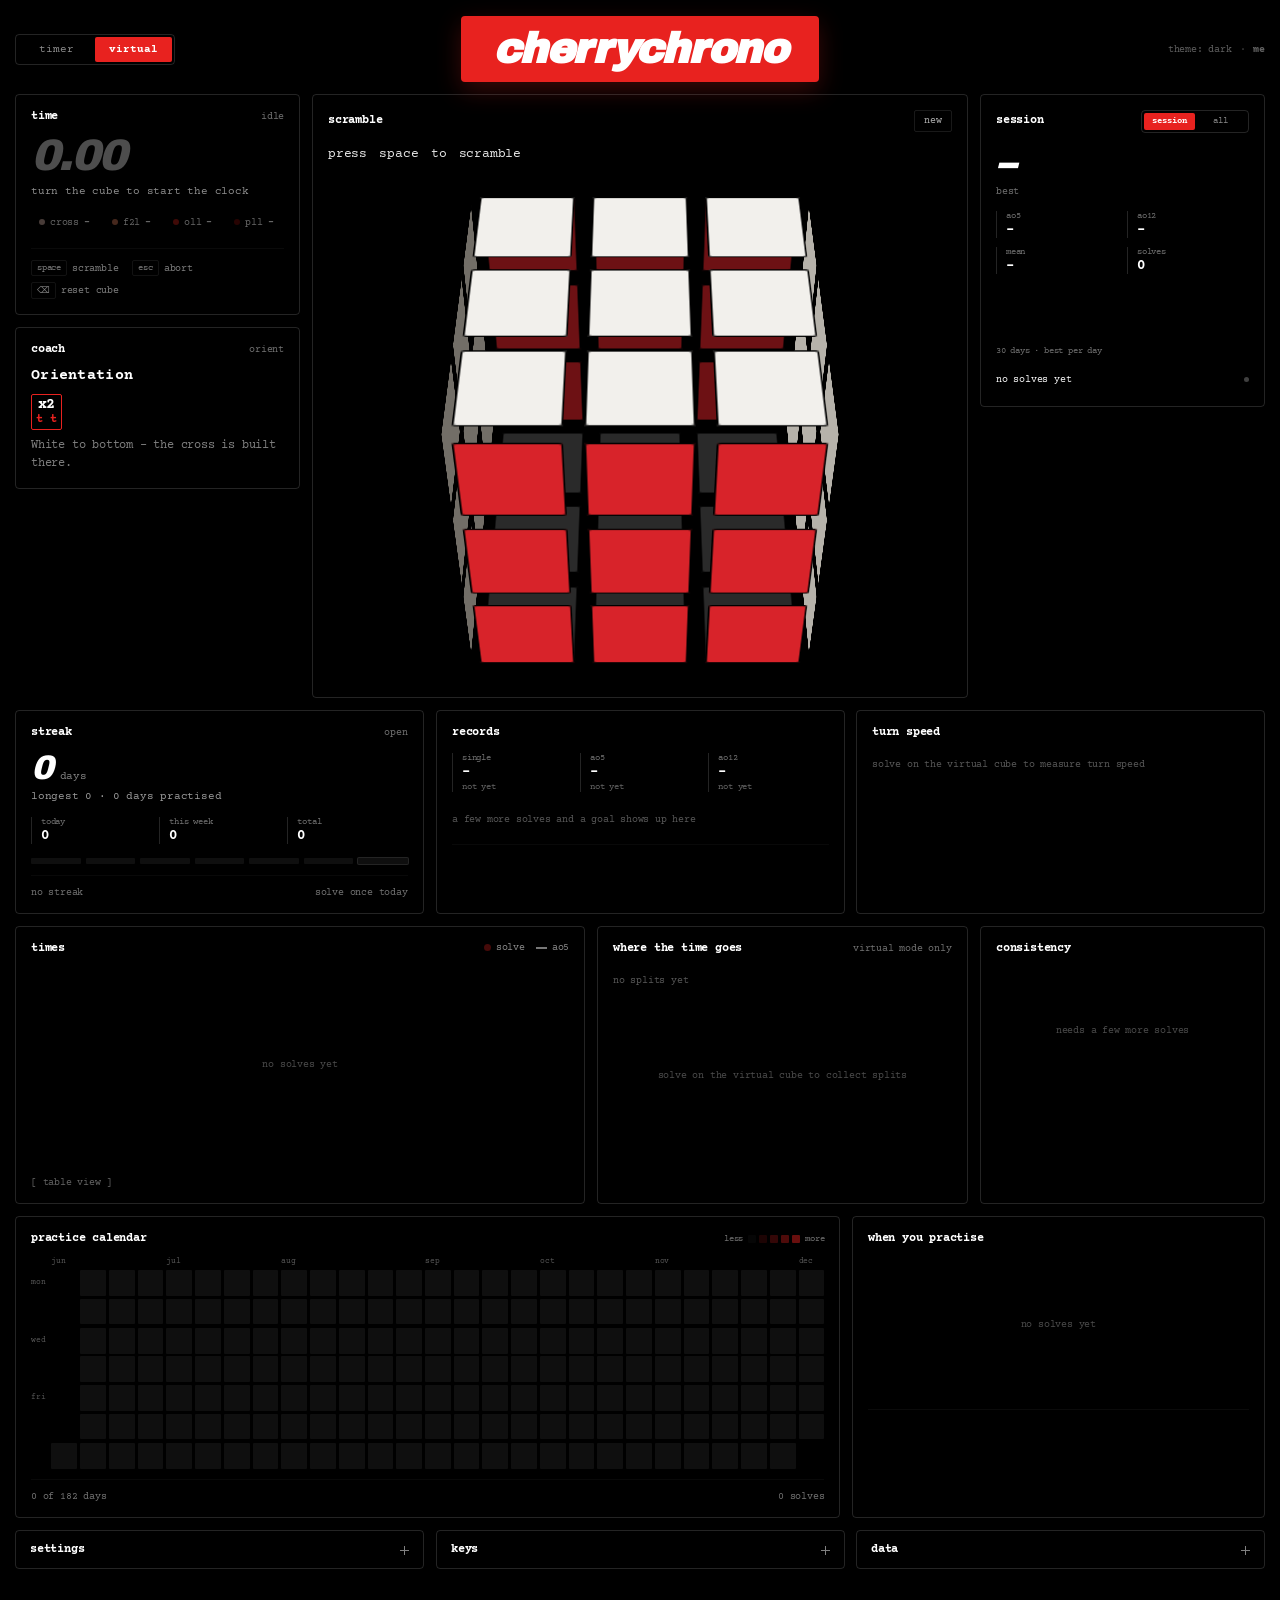
<file: index.html>
<!DOCTYPE html>
<html lang="en">
<head>
<meta charset="utf-8">
<meta name="viewport" content="width=device-width, initial-scale=1, viewport-fit=cover">
<meta name="theme-color" content="#000000">
<meta name="apple-mobile-web-app-capable" content="yes">
<meta name="apple-mobile-web-app-status-bar-style" content="black-translucent">
<meta name="description" content="cherrychrono – a rubik's cube timer with a virtual cube, cfop splits and your solving history.">
<title>cherrychrono</title>

<!-- Roter Chip als Favicon: dasselbe Zeichen wie das Logo auf der Seite. -->
<link rel="icon" href="data:image/svg+xml,%3Csvg xmlns='http://www.w3.org/2000/svg' viewBox='0 0 32 32'%3E%3Crect width='32' height='32' rx='6' fill='%23e8221f'/%3E%3Ctext x='16' y='24' font-family='Arial Black,Arial' font-size='22' font-style='italic' font-weight='900' fill='%23fff' text-anchor='middle'%3Ec%3C/text%3E%3C/svg%3E">

<link rel="preconnect" href="https://fonts.googleapis.com">
<link rel="preconnect" href="https://fonts.gstatic.com" crossorigin>
<link href="https://fonts.googleapis.com/css2?family=Courier+Prime:wght@400;700&family=Archivo+Black&display=swap" rel="stylesheet">
<link rel="stylesheet" href="./cube.css">

<style>
  /*
   * Untergrund und Schriftfarbe kommen aus DEN VARIABLEN, nicht als feste
   * Werte. Sonst bleibt die Seite schwarz, während die App auf Hell umschaltet
   * – zu sehen als schwarzer Rand rings um die Karten, denn der Body ist
   * grösser als das, was die App füllt.
   */
  html, body { margin: 0; padding: 0; min-height: 100%; }

  body {
    background: var(--cb-bg);
    color: var(--cb-ink);
    font-family: 'Courier Prime', 'Courier New', Courier, monospace;
    font-size: 13px;
    letter-spacing: -0.2px;
    -webkit-font-smoothing: antialiased;
    --accent: #e8221f;
    display: flex;
    justify-content: center;
    padding: 16px 15px 40px;
  }

  #cherrychrono { width: min(1280px, 100%); }

  ::-webkit-scrollbar { width: 4px; height: 4px; }
  ::-webkit-scrollbar-track { background: transparent; }
  ::-webkit-scrollbar-thumb { background: var(--cb-line); }
</style>

<script>
  /*
   * Das Thema MUSS vor dem ersten Malen stehen. Käme es erst mit embed.js,
   * sähe man bei jedem Laden im hellen Thema kurz die schwarze Seite
   * aufblitzen – ein Flackern, das kein Übergang glätten kann, weil es der
   * erste Bildaufbau ist. Deshalb hier, klassisches Script, ohne defer.
   */
  (function () {
    var theme = 'dark';
    try { theme = localStorage.getItem('cherrychrono:v1:theme') || localStorage.getItem('milxn-theme') || 'dark'; }
    catch (e) { /* localStorage kann blockiert sein */ }
    document.documentElement.setAttribute('data-theme', theme);
  })();
</script>
</head>
<body>
  <div id="cherrychrono"></div>

  <script type="module" src="./js/embed.js"></script>
  <script type="module">
    window.CubeApp.mount(document.getElementById('cherrychrono'));
  </script>
</body>
</html>
</file>
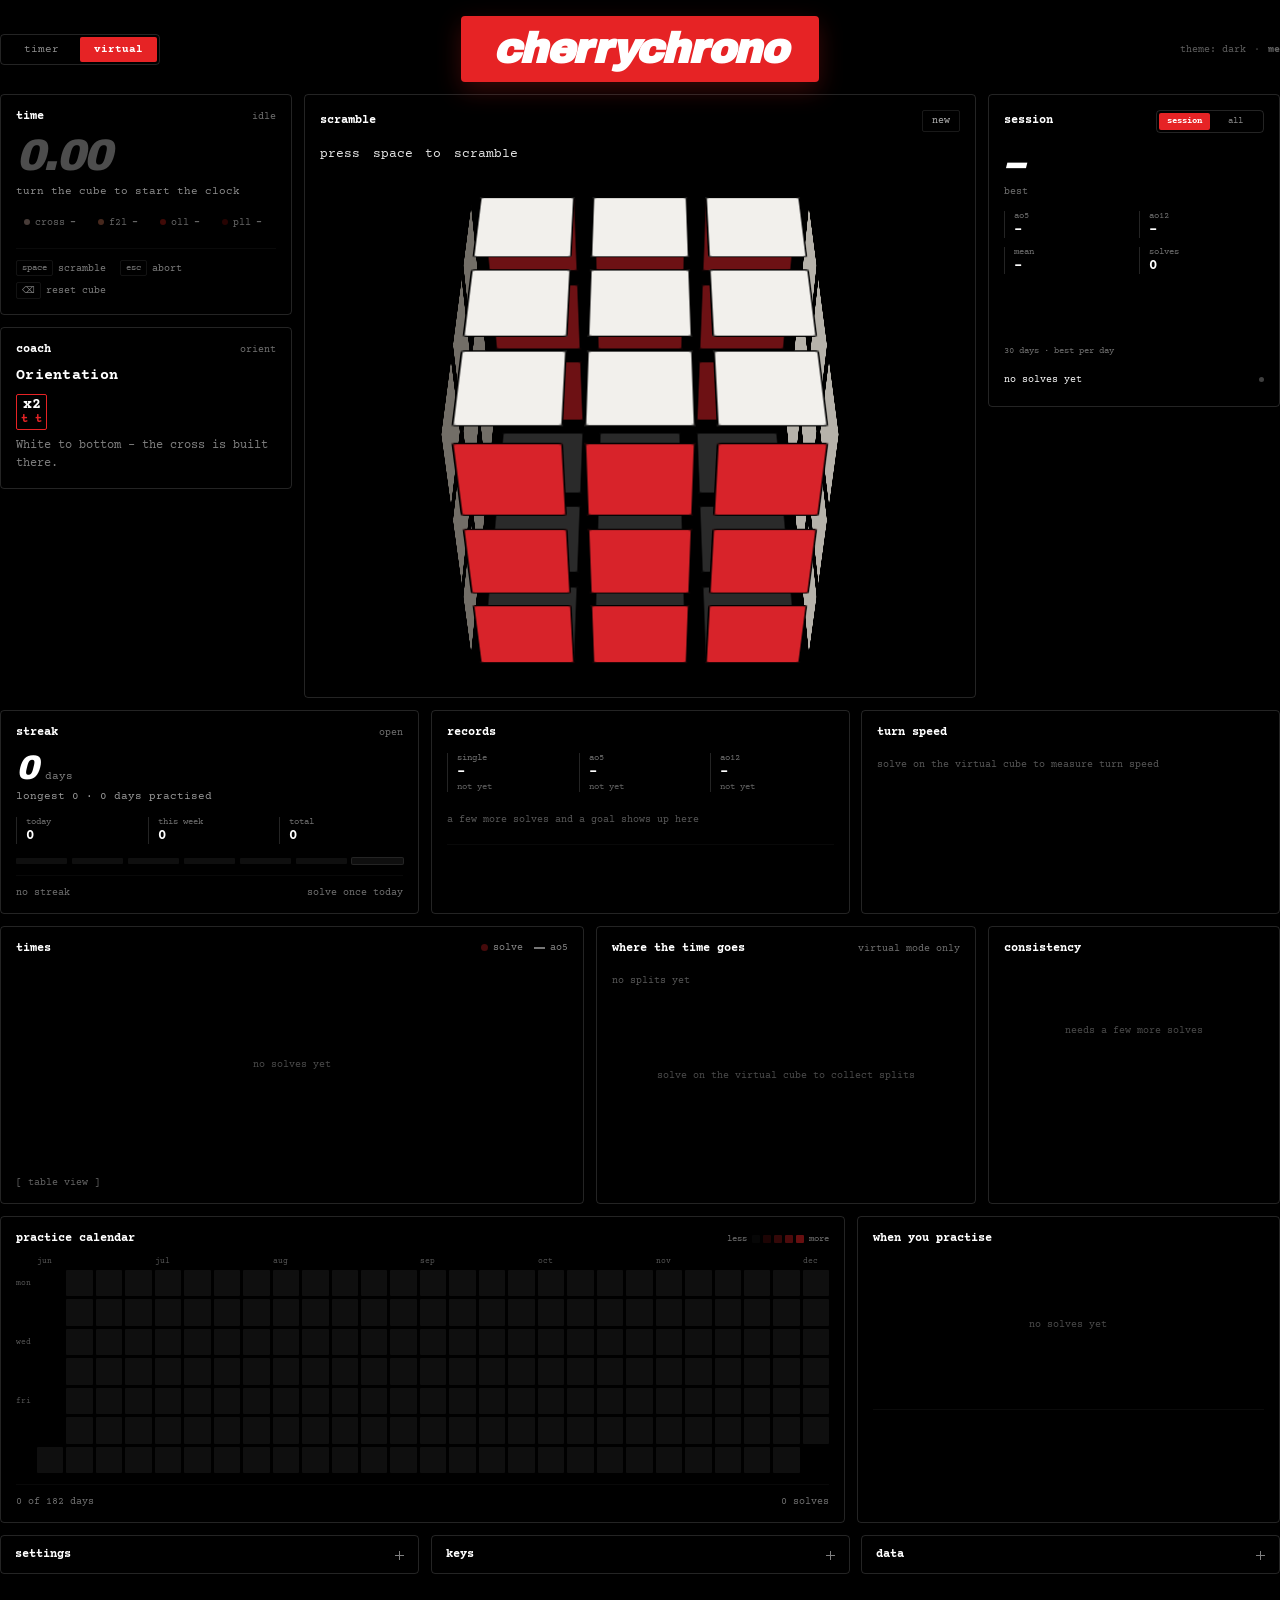
<file: cube-standalone.html>
<!DOCTYPE html>
<html lang="en">
<head>
<meta charset="utf-8">
<meta name="viewport" content="width=device-width, initial-scale=1">
<title>cherrychrono</title>
<!--
  Erzeugt von tools/build-preview.mjs – NICHT von Hand ändern.
  Alles steckt in dieser Datei, sie läuft per Doppelklick ohne Server.
-->
<link href="https://fonts.googleapis.com/css2?family=Courier+Prime:wght@400;700&family=Archivo+Black&display=swap" rel="stylesheet">
<style>
/*
 * cube.css – Styles für cherrychrono, den eingebetteten Würfel-Timer.
 *
 * Die Bildsprache ist die des Dashboards und damit die von milxn.de: schwarz
 * oder weiss, Courier Prime, ein einziges Rot als Akzent, durchgehend
 * kleingeschriebene Beschriftungen, Zahlen in Archivo Black kursiv, und alles
 * sitzt in Tafeln mit einem Haarstrich als Rahmen. Bewegung gibt es reichlich,
 * aber nur beim Erscheinen und beim Wechsel – nichts zappelt dauerhaft.
 *
 * Alle Selektoren sind mit `cb-` präfixiert, alle Variablen mit `--cb-`.
 * Schriftfamilie und Textfarbe werden für den Fliesstext bewusst NICHT gesetzt,
 * sondern von der Seite geerbt.
 *
 * Wichtig ist die durchgehende Kette aus `transform-style: preserve-3d`:
 * .cb-scene → .cb-cube → .cb-cubie → .cb-facelet. Bricht sie an einer Stelle
 * ab, flacht der Browser die Kindelemente auf eine Ebene ab und der Würfel
 * zerfällt.
 *
 * --cb-cubie / --cb-half / --cb-size / --cb-body setzt cubeRenderer.js.
 * Die data-Attribute am .cb-app steuern das Aussehen (siehe embed.js):
 *   data-mode   = virtual | timer
 *   data-scheme = minimal | classic
 *   data-view   = solid | ghost | hints
 *   data-camera = angled | front
 *   data-theme  = dark | light   (gemessen, nicht eingestellt)
 *   data-state  = idle | scrambling | ready | holding | solving | solved
 */

.cb-app {
  --cb-scale: 1;
  --cb-hint-gap: 92px;   /* Abstand der versetzten Tafeln zur Würfelfläche */

  /*
   * Linien, Flächen und Farben stehen NICHT hier, sondern in den beiden
   * Themenblöcken weiter unten. Stünden sie zusätzlich hier, wäre bei jeder
   * Änderung die Frage, welche der beiden Angaben gerade gewinnt – und das
   * hängt an einem data-Attribut, das JavaScript setzt.
   */
  --cb-display: 'Archivo Black', 'Arial Black', Impact, sans-serif;
  --cb-radius: 4px;      /* der Radius des Logo-Chips, überall derselbe */
  --cb-gap: 12px;

  text-align: left;
  -webkit-user-select: none;
  -moz-user-select: none;
  -ms-user-select: none;
  user-select: none;
  -webkit-touch-callout: none;
  -webkit-tap-highlight-color: transparent;

  /*
   * Bezug für die Abfragen weiter unten. Es zählt die Breite, die die
   * einbettende Seite hergibt – nicht die des Fensters. Derselbe Würfel steht
   * mal in einer schmalen Spalte und mal über die ganze Seite.
   */
  container-type: inline-size;
}

.cb-app * {
  -webkit-user-select: none;
  -moz-user-select: none;
  -ms-user-select: none;
  user-select: none;
  -webkit-touch-callout: none;
  -webkit-tap-highlight-color: transparent;
}

/* ── Die beiden Themen ──────────────────────────────────────────────────
 *
 * Untergrund, Schrift, Linien, Flächen und der Tooltip-Grund sind Wert für
 * Wert die des Dashboards (dashboard/public/style.css). Wer beide Seiten
 * nebeneinander offen hat, soll keinen Unterschied sehen.
 *
 * Die vier Abschnittsfarben sind bewusst NICHT von dort übernommen. Sie sind
 * keine Themenfarbe, sondern eine Skala: cross · f2l · oll · pll liegen im
 * gestapelten Balken direkt aneinander, und in der Rampe des Dashboards liegen
 * zwei Nachbarn nur ΔE 13,6 auseinander – zu wenig, um f2l von oll zu
 * unterscheiden. Die Stufen hier sind auf ≥ 15 aufgezogen und mit
 * scripts/validate_palette.js geprüft, sonst identisch im Charakter.
 *
 * Der Tooltip steht ausserhalb von .cb-app (siehe unten) und braucht dieselben
 * Werte – deshalb hier gemeinsam, statt sie zweimal zu notieren.
 */
:root, :root[data-theme="dark"], body[data-theme="dark"], .cb-app[data-theme="dark"], .cb-tip[data-theme="dark"] {
  color-scheme: dark;
  --cb-bg: #000000;
  --cb-ink: #ffffff;
  --cb-line: rgba(255, 255, 255, 0.14);
  --cb-line-soft: rgba(255, 255, 255, 0.08);
  --cb-fill: rgba(255, 255, 255, 0.06);
  --cb-tip-bg: #0a0a0a;

  --cb-accent: var(--accent, #e8221f);
  --cb-p0: #ffd6c9;
  --cb-p1: #fb8f68;
  --cb-p2: #e5231a;
  --cb-p3: #8a0d0a;
  --cb-bar: color-mix(in srgb, var(--cb-accent) 55%, transparent);
}

:root[data-theme="light"], body[data-theme="light"], .cb-app[data-theme="light"], .cb-tip[data-theme="light"] {
  color-scheme: light;
  --cb-bg: #ffffff;
  --cb-ink: #000000;
  --cb-line: rgba(0, 0, 0, 0.16);
  --cb-line-soft: rgba(0, 0, 0, 0.09);
  --cb-fill: rgba(0, 0, 0, 0.05);
  --cb-tip-bg: #ffffff;

  --cb-accent: var(--accent, #e8221f);
  --cb-p0: #fca07f;
  --cb-p1: #ee4a2c;
  --cb-p2: #ab120d;
  --cb-p3: #4f0b09;
  --cb-bar: color-mix(in srgb, var(--cb-accent) 78%, transparent);
}

/*
 * Der Themenwechsel läuft OHNE Überblendung – und das ist Absicht.
 *
 * Blendet man Untergrund und Schrift gleichzeitig in entgegengesetzte
 * Richtungen (schwarz→weiss und weiss→schwarz), müssen sich beide in der Mitte
 * treffen: dort steht Grau auf Grau. Nachgemessen fällt der Kontrast der
 * Zeitangabe dabei auf 1,08:1 – sie ist für ein paar Bilder schlicht weg und
 * kommt dann wieder. Das war das Flackern, und es lässt sich nicht
 * wegtimen: es steckt in der Überblendung selbst.
 *
 * Ein harter Schnitt hat diesen Punkt nicht. Er ist die einzige bewusste
 * Abweichung vom Dashboard, das mit 0,3 s überblendet (und denselben Durchgang
 * hat, dort nur weniger sichtbar, weil nichts auf 30 % Deckkraft steht).
 */
html, body, .cb-app {
  background-color: var(--cb-bg);
  color: var(--cb-ink);
}

.cb-app *,
.cb-app *::before,
.cb-app *::after { box-sizing: border-box; }

/* ── Bewegung ───────────────────────────────────────────────────────────
 *
 * Zwei Sorten: Tafeln kippen beim Erscheinen einmal herein (gestaffelt über
 * `--i`), Daten wachsen aus der Grundlinie hoch. Beides läuft genau einmal.
 * Dauerhaft bewegt sich nur der Würfel im Leerlauf – und der ist das Motiv.
 */
@keyframes cbPanelIn {
  from { opacity: 0; transform: rotateX(-18deg) translateY(24px) scale(0.96); }
  to   { opacity: 1; transform: rotateX(0deg) translateY(0) scale(1); }
}
@keyframes cbFadeUp { from { opacity: 0; transform: translateY(8px); } to { opacity: 1; transform: none; } }
@keyframes cbRowIn  { from { opacity: 0; transform: translateX(-10px); } to { opacity: 1; transform: none; } }
@keyframes cbRise   { from { transform: scaleY(0); } to { transform: scaleY(1); } }
@keyframes cbDraw   { from { stroke-dashoffset: 1; } to { stroke-dashoffset: 0; } }
@keyframes cbPop    { 0% { transform: scale(1); } 35% { transform: scale(1.09); } 100% { transform: scale(1); } }
@keyframes cbPulse  { 0%, 100% { opacity: 1; } 50% { opacity: 0.45; } }
@keyframes cbFlash  { 0%, 100% { color: inherit; } 30% { color: var(--cb-accent); } }
@keyframes cbCheer {
  0%   { transform: rotateY(0deg) scale(1); }
  55%  { transform: rotateY(200deg) scale(1.06); }
  100% { transform: rotateY(360deg) scale(1); }
}
@keyframes cbFoldIn { from { opacity: 0; transform: translateY(-6px); } to { opacity: 1; transform: none; } }
@keyframes cbFloatLogo { 0%, 100% { transform: translateY(0); } 50% { transform: translateY(-6px); } }
@keyframes cbSpin { from { transform: rotateY(0deg); } to { transform: rotateY(360deg); } }

/* ── Tafeln ─────────────────────────────────────────────────────────── */

.cb-panel {
  border: 1px solid var(--cb-line);
  border-radius: var(--cb-radius);
  padding: 15px;
  min-width: 0;
  transform-style: preserve-3d;
  animation: cbPanelIn 0.5s cubic-bezier(0.2, 0.8, 0.2, 1) both;
  animation-delay: calc(var(--i, 0) * 60ms);
}

.cb-panel-head {
  display: flex;
  align-items: baseline;
  justify-content: space-between;
  gap: 10px;
  margin-bottom: 12px;
  text-transform: lowercase;
}

.cb-panel-head .h { font-size: 12px; font-weight: 700; }
.cb-panel-head .s { font-size: 10px; opacity: 0.45; text-align: right; }

.cb-grid { display: grid; gap: var(--cb-gap); }

/* ── Kopfzeile: Moduswahl ───────────────────────────────────────────── */

/*
 * Drei Bereiche: Umschalter links, Logo mittig, Notiz rechts. Als Raster mit
 * drei gleich breiten Spalten und nicht als `space-between`, denn nur so steht
 * das Logo in der MITTE DER SEITE und nicht in der Mitte des Restplatzes –
 * links und rechts sind verschieden breit.
 */
.cb-top {
  display: grid;
  grid-template-columns: 1fr auto 1fr;
  align-items: center;
  gap: 12px;
  margin-bottom: var(--cb-gap);
  animation: cbFadeUp 0.45s ease both;
}

.cb-top > .cb-switch { justify-self: start; }

.cb-top-meta {
  justify-self: end;
  text-align: right;
  font-size: 10px;
  opacity: 0.45;
  text-transform: lowercase;
  display: flex;
  align-items: center;
  justify-content: flex-end;
  gap: 8px;
}

.cb-top-meta .cb-meta-dot {
  opacity: 0.6;
  user-select: none;
}

.cb-top-meta a.cb-theme-toggle {
  color: inherit;
  text-decoration: none;
  font-weight: 400;
  opacity: 0.85;
  transition: opacity 0.15s ease, color 0.15s ease;
  cursor: pointer;
}

.cb-top-meta a.cb-theme-toggle:hover {
  opacity: 1;
  color: var(--cb-accent);
}

.cb-top-meta a.cb-me-link {
  color: inherit;
  text-decoration: none;
  font-weight: 700;
  opacity: 0.85;
  transition: opacity 0.15s ease, color 0.15s ease;
}

.cb-top-meta a.cb-me-link:hover {
  opacity: 1;
  color: var(--cb-accent);
}

/* ── Logo ───────────────────────────────────────────────────────────────
 *
 * Eins zu eins der Chip von milxn.de: dasselbe Rot, dieselbe Rundung, dasselbe
 * Schweben, dieselbe Neigung unter der Maus. Nur die Schriftgrösse darf
 * schrumpfen – "cherrychrono" ist gut doppelt so lang wie "milxn" und wäre
 * sonst auf dem Handy breiter als der Bildschirm.
 */
.cb-logo {
  justify-self: center;
  background: var(--cb-accent);
  border-radius: 4px;
  padding: 12px 32px;
  box-shadow: 0 8px 24px rgba(232, 34, 31, 0.25);
  transform-style: preserve-3d;
  perspective: 600px;
  transition: transform 0.15s ease-out;
  cursor: pointer;
  user-select: none;
  animation: cbFloatLogo 4.5s ease-in-out infinite;
}

.cb-logo span {
  display: inline-block;
  color: #ffffff;
  font-family: var(--cb-display);
  font-size: clamp(22px, 4.6cqw, 42px);
  font-weight: 900;
  font-style: italic;
  letter-spacing: -0.03em;
  line-height: 1;
  text-transform: lowercase;
}

/*
 * Schmal wandert das Logo in die erste Zeile und bekommt sie für sich – der
 * Umschalter darunter. Nebeneinander bliebe für den Chip so wenig Platz, dass
 * er auf Kleinstschrift schrumpfen müsste.
 */
@container (max-width: 520px) {
  .cb-top { grid-template-columns: 1fr 1fr; }
  .cb-logo { grid-column: 1 / -1; grid-row: 1; padding: 10px 22px; }
  .cb-top > .cb-switch { grid-row: 2; }
  .cb-top-meta { grid-row: 2; }
}

/*
 * Der Umschalter. Der rote Balken liegt HINTER den Beschriftungen und fährt
 * beim Wechsel hinüber – die Bewegung sagt, dass es zwei Zustände desselben
 * Schalters sind und nicht zwei Knöpfe.
 */
.cb-app[data-touch-only="true"] .cb-switch[data-key="mode"],
@media (hover: none) and (pointer: coarse) {
  .cb-switch[data-key="mode"] {
    display: none !important;
  }
}

.cb-switch {
  position: relative;
  display: grid;
  grid-auto-flow: column;
  grid-auto-columns: 1fr;
  border: 1px solid var(--cb-line);
  border-radius: var(--cb-radius);
  padding: 2px;
  isolation: isolate;
}

.cb-switch::before {
  content: "";
  position: absolute;
  z-index: -1;
  top: 2px;
  bottom: 2px;
  left: 2px;
  width: calc(50% - 2px);
  background: var(--cb-accent);
  border-radius: 2px;
  transition: transform 0.28s cubic-bezier(0.2, 0.8, 0.2, 1);
}

.cb-app[data-mode="virtual"] .cb-switch[data-key="mode"]::before,
.cb-app[data-scope="all"]    .cb-switch[data-key="scope"]::before {
  transform: translateX(100%);
}

.cb-switch button {
  font: inherit;
  font-size: 11px;
  line-height: 1;
  padding: 7px 14px;
  background: none;
  border: 0;
  color: inherit;
  cursor: pointer;
  text-transform: lowercase;
  opacity: 0.55;
  transition: opacity 0.2s ease, color 0.2s ease;
}

.cb-switch button[aria-pressed="true"] {
  opacity: 1;
  font-weight: 700;
  color: #fff;
}

.cb-switch-sm button { font-size: 9px; padding: 4px 8px; }

/* ── Grundriss ──────────────────────────────────────────────────────────
 *
 * Drei Bausteine: Bühne (`cb-main`), Trainer und die Seitenspalte mit Zeiten.
 * Schmal stehen sie untereinander, breit nebeneinander – und der Trainer
 * wandert dabei von unten nach links, weil er beim Lösen neben dem Würfel
 * stehen muss und nicht darunter.
 */
.cb-layout {
  display: grid;
  gap: var(--cb-gap);
  grid-template-columns: minmax(0, 1fr);
  grid-template-areas: "time" "main" "coach" "side";
}

.cb-timecard { grid-area: time; }
.cb-main  { grid-area: main; display: flex; flex-direction: column; }
.cb-side  { grid-area: side; }
.cb-coach { grid-area: coach; }

/*
 * Ab hier steht links die Spalte, auf die man beim Lösen schaut – Zeit oben,
 * Trainer darunter, Zahlen unten –, und rechts die Bühne über die volle Höhe.
 */
@container (min-width: 700px) {
  .cb-layout {
    grid-template-columns: minmax(230px, 1fr) minmax(0, 2fr);
    grid-template-areas:
      "time  main"
      "coach main"
      "side  main";
    grid-template-rows: auto auto 1fr;
    align-items: start;
  }
}

@container (min-width: 1040px) {
  .cb-layout {
    grid-template-columns: minmax(230px, 1fr) minmax(0, 2.3fr) minmax(240px, 1fr);
    grid-template-areas:
      "time  main side"
      "coach main side";
    grid-template-rows: auto 1fr;
  }
}

/*
 * Ohne Trainer bekommt die Zeit den Platz: im Timer-Modus ist sie das Motiv der
 * Seite, der Würfel darunter nur noch Vorschau des Scrambles.
 */
.cb-app[data-mode="timer"] .cb-layout,
.cb-app[data-coach="off"] .cb-layout {
  grid-template-columns: minmax(0, 1fr);
  grid-template-areas: "time" "main" "side";
}

@container (min-width: 700px) {
  .cb-app[data-mode="timer"] .cb-layout,
  .cb-app[data-coach="off"] .cb-layout {
    grid-template-columns: minmax(0, 2.4fr) minmax(240px, 1fr);
    grid-template-areas:
      "time side"
      "main side";
    grid-template-rows: auto 1fr;
  }
}

/* ── Diagramme und Klappbereiche ────────────────────────────────────── */

.cb-cards, .cb-charts, .cb-lower, .cb-folds { margin-top: var(--cb-gap); }

/* Wie die Dreierreihe auf dem Dashboard: umbrechen statt schrumpfen. */
.cb-cards { grid-template-columns: repeat(auto-fit, minmax(290px, 1fr)); }

@container (min-width: 620px) {
  .cb-charts { grid-template-columns: 1fr 1fr; }
  .cb-charts > :first-child { grid-column: 1 / -1; }
  .cb-lower  { grid-template-columns: 2fr 1fr; }
  .cb-folds  { grid-template-columns: repeat(3, 1fr); align-items: start; }
}

@container (min-width: 1040px) {
  .cb-charts { grid-template-columns: 2fr 1.3fr 1fr; }
  .cb-charts > :first-child { grid-column: auto; }
}

/* ── Scramble ───────────────────────────────────────────────────────── */

.cb-scramble {
  font-size: 13px;
  line-height: 1.6;
  word-spacing: 0.35em;
  min-height: 2.6em;
  opacity: 0.9;
}

/* Beim Mischen tritt der Scramble zurück – er gilt ja noch nicht. */
.cb-app[data-state="scrambling"] .cb-scramble { opacity: 0.4; }

.cb-mini {
  font: inherit;
  font-size: 10px;
  line-height: 1;
  padding: 5px 9px;
  background: transparent;
  color: inherit;
  border: 1px solid var(--cb-line);
  border-radius: 2px;
  cursor: pointer;
  text-transform: lowercase;
  opacity: 0.7;
  transition: opacity 0.15s ease, border-color 0.15s ease, color 0.15s ease, transform 0.15s ease;
}

.cb-mini:hover { opacity: 1; color: var(--cb-accent); border-color: var(--cb-accent); }
.cb-mini:active { transform: translateY(1px); }
.cb-mini[aria-pressed="true"] {
  background: var(--cb-accent);
  border-color: var(--cb-accent);
  color: #fff;
  opacity: 1;
}
.cb-mini.cb-danger:hover { color: #fff; background: var(--cb-accent); }
.cb-mini[data-armed] { background: var(--cb-accent); border-color: var(--cb-accent); color: #fff; opacity: 1; }

/* ── Die Zeit ───────────────────────────────────────────────────────────
 *
 * Die Anzeigefläche der Stoppuhr. Im Timer-Modus ist sie das Motiv der Seite
 * und entsprechend gross; im Virtual-Modus steht der Würfel im Mittelpunkt und
 * die Zahl tritt zurück.
 */
/* Die Karte ist im Timer-Modus zugleich die Fläche, die man antippt. */
.cb-timecard {
  touch-action: none;
  -webkit-user-select: none;
  -moz-user-select: none;
  -ms-user-select: none;
  user-select: none;
  -webkit-touch-callout: none;
  -webkit-tap-highlight-color: transparent;
}

.cb-time {
  font-family: var(--cb-display);
  font-style: italic;
  font-size: clamp(32px, 4.2cqw, 44px);
  letter-spacing: -0.045em;
  line-height: 0.95;
  font-variant-numeric: tabular-nums;

  /*
   * Nur die Deckkraft wird weich geblendet. Die FARBE springt: beim Halten
   * soll die Zahl sofort rot sein, nicht in einer Achtelsekunde dorthin
   * kriechen – und beim Themenwechsel folgt sie so dem Takt der Seite,
   * statt ihm vorauszulaufen.
   */
  transition: opacity 0.15s ease;
}

/*
 * Im Timer-Modus läuft die Karte über die ganze Hauptspalte – dort darf die
 * Zahl so gross werden, wie man sie aus zwei Metern Abstand noch liest, und
 * alles steht mittig wie an jedem Timer, den man kennt.
 */
.cb-app[data-mode="timer"] .cb-time { font-size: clamp(64px, 15cqw, 124px); }
.cb-app[data-mode="timer"] .cb-scramble { font-size: 15px; }
.cb-app[data-mode="timer"] .cb-timecard,
.cb-app[data-mode="timer"] .cb-main { text-align: center; }
.cb-app[data-mode="timer"] .cb-binds { justify-content: center; }

.cb-app[data-state="idle"] .cb-time,
.cb-app[data-state="scrambling"] .cb-time { opacity: 0.3; }
.cb-app[data-state="ready"] .cb-time      { opacity: 0.55; }

/*
 * Gedrückt ist rot. Ohne Wartezeit und ohne Zwischenstufe: die Farbe IST die
 * Rückmeldung, dass der nächste Versuch am Finger hängt.
 */
.cb-app[data-state="holding"] .cb-time {
  color: var(--cb-accent);
  animation: cbPulse 1.1s ease-in-out infinite;
}

.cb-app[data-state="solved"] .cb-time {
  color: var(--cb-accent);
  animation: cbPop 0.45s cubic-bezier(0.2, 0.8, 0.2, 1);
}

.cb-hint {
  font-size: 11px;
  opacity: 0.55;
  min-height: 1.4em;
  margin-top: 8px;
  text-transform: lowercase;
}

/* Die feste Tastenliste. Sie steht unten in der Karte und ändert sich nur mit
   dem Modus – deshalb darf sie ruhig bleiben und muss nicht auffallen. */
.cb-binds {
  display: flex;
  flex-wrap: wrap;
  gap: 6px 14px;
  margin-top: 14px;
  padding-top: 11px;
  border-top: 1px solid var(--cb-line-soft);
  font-size: 10px;
  opacity: 0.5;
  text-transform: lowercase;
}

.cb-binds span { display: flex; align-items: center; gap: 5px; }

.cb-binds kbd {
  font-family: inherit;
  font-size: 9px;
  padding: 2px 5px;
  border: 1px solid var(--cb-line);
  border-radius: 2px;
}

/*
 * Der Fortschritt eines laufenden Versuchs: dieselben vier Abschnitte, die
 * hinterher im Diagramm stehen, nur live. Erledigte tragen ihre Zwischenzeit,
 * der laufende ist rot umrandet.
 */
.cb-phase-strip {
  display: flex;
  flex-wrap: wrap;
  justify-content: center;
  gap: 6px;
  margin-top: 10px;
  min-height: 24px;
}

.cb-phase-strip:empty { display: none; }

/* In der schmalen Zeit-Karte stehen die vier Abschnitte untereinander statt
   nebeneinander – sonst bricht jeder Eintrag für sich um. */
.cb-app[data-mode="virtual"] .cb-phase-strip { justify-content: flex-start; }

.cb-phase-strip span {
  display: flex;
  align-items: center;
  gap: 5px;
  font-size: 10px;
  padding: 3px 7px;
  border: 1px solid transparent;
  border-radius: 2px;
  opacity: 0.4;
  text-transform: lowercase;
  transition: opacity 0.2s ease, border-color 0.2s ease;
}

.cb-phase-strip span i {
  width: 6px; height: 6px; border-radius: 50%;
  display: block; flex: none; opacity: 0.7;
}

.cb-phase-strip span b { font-weight: 700; font-variant-numeric: tabular-nums; }
.cb-phase-strip span[data-done] { opacity: 0.85; }
.cb-phase-strip span[data-done] i { opacity: 1; }
.cb-phase-strip span[data-active] {
  opacity: 1;
  border-color: var(--cb-accent);
  animation: cbFadeUp 0.25s ease both;
}

/* ── 3D-Bühne ───────────────────────────────────────────────────────── */
.cb-stage {
  display: flex;
  align-items: center;
  justify-content: center;
  height: calc(var(--cb-size) * 1.55 * var(--cb-scale));
  perspective: 1500px;
  perspective-origin: 50% 45%;
}

.cb-scene {
  position: relative;
  width: var(--cb-size);
  height: var(--cb-size);
  transform-style: preserve-3d;
  /* Die "Kamera". Beide Winkel kommen aus data-camera am .cb-app. */
  transform: scale(var(--cb-scale)) rotateX(var(--cb-tilt)) rotateY(var(--cb-turn));
}

/*
 * Blickwinkel. Voreinstellung "angled": von schräg oben rechts auf U, F und R –
 * die Ansicht, die alle drei Seiten gleich gut zeigt.
 */
.cb-app {
  --cb-tilt: -26deg;   /* Neigung: wie weit von oben */
  --cb-turn: -34deg;   /* Drehung: wie weit von der Seite */
}

/*
 * Vor dem Lösen dreht sich der Würfel einmal ganz um sich selbst: man sieht
 * alle sechs Seiten, ohne etwas zu drücken. Das ist der Moment, in dem der
 * Scramble noch gelesen wird.
 *
 * Mit dem ersten Zug ist Schluss – und zwar sofort, nicht ausklingend: der
 * Würfel steht damit in derselben Sekunde wieder gerade, in der gelöst wird.
 * Das muss so sein, denn in halber Drehung läge nicht mehr rechts, was die
 * R-Taste dreht.
 *
 * Die Drehung sitzt auf `.cb-cube`, weil der Renderer seine Transforms auf die
 * `.cb-cubie`-Kinder schreibt (cubeRenderer.js) und diese Ebene nie anfasst.
 */
.cb-app[data-state="idle"] .cb-cube,
.cb-app[data-state="scrambling"] .cb-cube,
.cb-app[data-state="ready"] .cb-cube {
  animation: cbSpin 28s linear infinite;
}

.cb-app[data-spun="true"] .cb-cube {
  animation: none !important;
}

.cb-app[data-state="solved"] .cb-cube {
  animation: cbCheer 1.1s cubic-bezier(0.3, 0.7, 0.3, 1);
}

/*
 * ── Kamera "front": der Würfel, wie man ihn in der Hand hält ──────────
 *
 * Genau auf die Kante zwischen U und F geschaut: 45° von oben, ohne jede
 * seitliche Drehung. Beide Seiten stehen dadurch im selben Winkel zum
 * Betrachter und sind gleich gut zu lesen.
 *
 * `--cb-turn: 0` heisst zugleich: L und R stehen exakt auf der Kante zum
 * Betrachter und sind nicht mehr zu sehen. Das ist so gewollt – wer die
 * Seiten braucht, nimmt "angled" oder schaltet "hints" dazu (das holt L, D und
 * B als versetzte Tafeln heraus; nur R bleibt in dieser Ansicht verdeckt).
 */
.cb-app[data-camera="front"] {
  --cb-tilt: -45deg;
  --cb-turn: 0deg;
}

/*
 * Geradeaus betrachtet muss die Tiefe allein aus der Perspektive kommen – es
 * gibt ja keinen Schrägblick mehr, der sie zeigt. Der kurze Abstand staucht die
 * hintere Kante sichtbar gegenüber der vorderen und macht daraus wieder einen
 * Körper statt zweier flacher Tafeln.
 *
 * Warum so viel kürzer als die 1500px der Schrägansicht: `scale()` ist zweiter
 * Dimension und lässt die Tiefe des Würfels unberührt. Er wird also breiter und
 * höher, bleibt aber 192px tief – je grösser er skaliert wird, desto schwächer
 * wirkt dieselbe Perspektive. Die Verkürzung muss das ausgleichen.
 */
.cb-app[data-camera="front"] .cb-stage {
  perspective: 850px;

  /*
   * Passgenau zur echten Höhe: bei 45° Neigung ist der Würfel 1,41 mal so hoch
   * wie breit, nicht so hoch wie die Diagonale der Schrägansicht. Das gilt in
   * JEDER Breite – "front" ist die Voreinstellung, und ohne diese Zeile
   * schnitte die Karte auf schmalen Fenstern unten ab.
   */
  height: calc(var(--cb-size) * 1.5 * var(--cb-scale));
}

.cb-cube {
  position: absolute;
  inset: 0;
  transform-style: preserve-3d;
}

/*
 * Ein Cubie. Es wird über left/top + negative Margins am Würfelmittelpunkt
 * ausgerichtet – bewusst NICHT über translate(-50%,-50%), weil `transform`
 * komplett von cubeRenderer.js gesetzt wird.
 */
.cb-cubie {
  position: absolute;
  left: 50%;
  top: 50%;
  margin-left: calc(var(--cb-half) * -1);
  margin-top: calc(var(--cb-half) * -1);
  width: var(--cb-cubie);
  height: var(--cb-cubie);
  transform-style: preserve-3d;
  will-change: transform;
}

.cb-facelet {
  position: absolute;
  inset: 0;
  background: var(--cb-body);
  /* Schliesst Haarrisse zwischen benachbarten Flächen. */
  box-shadow: 0 0 0 1px var(--cb-body);
  -webkit-backface-visibility: hidden;
  backface-visibility: hidden;
  -webkit-transform-style: preserve-3d;
  transform-style: preserve-3d;
}

/*
 * Der farbige Aufkleber – sein Rand erzeugt das schwarze Raster.
 * `--cb-inset` ist der Abstand zur Cubie-Kante und damit die Breite der
 * schwarzen Fuge; der "ghost"-Modus dreht ihn weiter auf.
 */
.cb-facelet > .cb-cap {
  position: absolute;
  inset: var(--cb-inset, 6px);
  border-radius: 4px;
  box-shadow: inset 0 0 0 1px #000;
  transition: opacity 0.2s ease;
  -webkit-transform: translateZ(0.5px);
  transform: translateZ(0.5px);
}

/* ── Modus "ghost": Körper unsichtbar, nur noch schwebende Flächen ──── */
.cb-app[data-view="ghost"] .cb-facelet {
  background: transparent;
  box-shadow: none;
}

/*
 * Die Sticker bleiben deckend. Der Durchblick entsteht allein dadurch, dass
 * der Würfelkörper fehlt: durch die Lücken zwischen den Kacheln sieht man die
 * Kanten und Flächen der dahinterliegenden Seiten.
 *
 * Die Fuge ist dabei schmaler als man denkt: nachgemessen belegt der Aufkleber
 * rund 84 % der Cubie-Fläche, also 5px Rand bei 64px Kante. Der Durchblick
 * kommt fast vollständig vom fehlenden Körper, nicht von breiten Lücken – mit
 * weiten Fugen zerfällt der Würfel optisch in Einzelplättchen.
 */
.cb-app[data-view="ghost"] {
  --cb-inset: 5px;
}

.cb-app[data-view="ghost"] .cb-cap {
  border-radius: 2px;
}

/* ── Modus "hints": versetzte Tafeln der verdeckten Seiten ──────────── */
.cb-hintface {
  position: absolute;
  inset: var(--cb-inset, 6px);
  display: none;
  border-radius: 4px;
  box-shadow: inset 0 0 0 1px #000;
  -webkit-backface-visibility: visible;
  backface-visibility: visible;
}

/* data-show setzt cubeRenderer.js für alle gerade abgewandten Seiten. */
.cb-app[data-view="hints"] .cb-hintface[data-show] { display: block; }

/* Die Tafeln brauchen ringsum Platz. */
.cb-app[data-view="hints"] { --cb-scale: 0.78; }
.cb-app[data-view="hints"] .cb-stage {
  height: calc(var(--cb-size) * 2.45 * var(--cb-scale));
}

/* ── Farbschemata ───────────────────────────────────────────────────── */

/* Reduziert, im Stil der Seite: schwarz / rot / weiss plus zwei Warmgrautöne.
   Die sechs Werte sind über die Helligkeit getrennt, nicht über den Farbton. */
.cb-app[data-scheme="minimal"] {
  --cb-U: #f2f0ec;
  --cb-D: #2a2a2a;
  --cb-F: #d8232a;
  --cb-B: #6d1114;
  --cb-R: #b6b2aa;
  --cb-L: #726e67;
}

/*
 * Klassisches Würfelschema, kräftig wie am Timer – die Voreinstellung.
 * Bewusst satter als die gedeckten WCA-Werte: auf schwarzem Grund und in der
 * Grösse, in der die Aufkleber hier stehen, muss die Farbe im Vorbeischauen
 * erkennbar sein, nicht erst beim Hinsehen.
 */
.cb-app[data-scheme="classic"] {
  --cb-U: #ffffff;
  --cb-D: #ffe600;
  --cb-F: #00c93c;
  --cb-B: #0a3bd8;
  --cb-R: #ee1414;
  --cb-L: #ff9500;
}

.cb-cap[data-face="U"], .cb-hintface[data-face="U"] { background: var(--cb-U); }
.cb-cap[data-face="D"], .cb-hintface[data-face="D"] { background: var(--cb-D); }
.cb-cap[data-face="F"], .cb-hintface[data-face="F"] { background: var(--cb-F); }
.cb-cap[data-face="B"], .cb-hintface[data-face="B"] { background: var(--cb-B); }
.cb-cap[data-face="R"], .cb-hintface[data-face="R"] { background: var(--cb-R); }
.cb-cap[data-face="L"], .cb-hintface[data-face="L"] { background: var(--cb-L); }

/* ── Seitenspalte: Bestzeit, Kacheln, Zeitenliste ───────────────────── */

/*
 * Die Bestzeit als eine grosse Zahl. Sie ist die Zahl, wegen der man wiederkommt
 * – alles andere daneben sind Kacheln in Lesegrösse.
 */
.cb-hero { margin-bottom: 14px; }

.cb-hero-v {
  font-family: var(--cb-display);
  font-style: italic;
  font-size: 40px;
  line-height: 0.9;
  letter-spacing: -0.05em;
  font-variant-numeric: tabular-nums;
}

.cb-app[data-pb] .cb-hero-v { animation: cbFlash 1.4s ease 2; }

.cb-hero-k { font-size: 10px; opacity: 0.45; margin-top: 5px; text-transform: lowercase; }

.cb-tiles {
  display: grid;
  grid-template-columns: repeat(2, 1fr);
  gap: 9px;
  margin-bottom: 14px;
}

.cb-tile { border-left: 1px solid var(--cb-line); padding-left: 9px; }
.cb-tile .k { font-size: 9px; opacity: 0.45; text-transform: lowercase; }
.cb-tile .v { font-size: 14px; font-weight: 700; font-variant-numeric: tabular-nums; margin-top: 1px; }

.cb-spark { width: 100%; height: 56px; display: block; overflow: visible; }

.cb-spark-key {
  display: flex;
  justify-content: space-between;
  gap: 8px;
  font-size: 9px;
  opacity: 0.45;
  text-transform: lowercase;
  margin: 2px 0 12px;
}

/* Ein schnellerer Schnitt ist die gute Richtung – deshalb trägt nur er den Akzent. */
.cb-trend { font-weight: 700; }
.cb-trend[data-dir="down"] { color: var(--cb-accent); opacity: 1; }

.cb-times {
  list-style: none;
  margin: 0;
  padding: 0;
  font-size: 11px;
}

.cb-times li {
  position: relative;
  display: flex;
  align-items: center;
  gap: 8px;
  padding: 6px 0;
  border-bottom: 1px solid var(--cb-line-soft);
  font-variant-numeric: tabular-nums;
}

/* Der jüngste Versuch steht oben und schiebt sich beim Eintragen herein. */
.cb-times li:first-child { animation: cbRowIn 0.3s cubic-bezier(0.2, 0.8, 0.2, 1) both; }

.cb-times .n { opacity: 0.4; min-width: 1.8em; }
.cb-times b { font-weight: 700; }

/* Die Bestzeit der Auswahl wird ausgezeichnet, nicht nur mitgezählt. */
.cb-times li[data-best] b { color: var(--cb-accent); }

/*
 * Woher die Zeit kommt, steht als Punkt am Zeilenende – im Timer-Modus gibt es
 * keine Zwischenzeiten, und das soll man der Zeile ansehen.
 */
.cb-times li::after {
  content: "";
  width: 5px; height: 5px; border-radius: 50%;
  margin-left: auto;
  flex: none;
  background: currentColor;
  opacity: 0.25;
}
.cb-times li[data-mode="virtual"]::after { background: var(--cb-accent); opacity: 0.8; }

/*
 * Strafen und Löschen liegen über dem rechten Rand der Zeile und erscheinen
 * erst beim Darüberfahren. Absolut gesetzt, weil sie sonst dauerhaft Platz
 * belegen würden – bei acht Zeilen wäre die halbe Spalte Knöpfe, die man fast
 * nie braucht.
 */
.cb-row-acts {
  position: absolute;
  right: 0;
  top: 50%;
  transform: translateY(-50%);
  display: flex;
  gap: 3px;
  opacity: 0;
  pointer-events: none;
  transition: opacity 0.15s ease;
}

.cb-times li:hover .cb-row-acts,
.cb-times li:focus-within .cb-row-acts { opacity: 1; pointer-events: auto; }

/* Der Herkunftspunkt weicht, solange die Knöpfe da sind. */
.cb-times li:hover::after,
.cb-times li:focus-within::after { opacity: 0; }

.cb-row-acts .cb-mini { padding: 3px 5px; font-size: 9px; }

.cb-empty {
  font-size: 10px;
  opacity: 0.35;
  padding: 8px 0;
  text-transform: lowercase;
  border: 0 !important;
}

/* ── Karteninhalt ───────────────────────────────────────────────────────
 *
 * Der Bauplan einer Karte auf dem Dashboard, Wert für Wert übernommen: grosse
 * Zahl, eine Zeile Erklärung darunter, drei Kacheln mit Haarstrich, ein Balken,
 * eine Fusszeile. Wer die eine Seite kennt, liest die andere ohne Umgewöhnung.
 */

.cb-big { display: flex; align-items: baseline; gap: 7px; }

.cb-big .v {
  font-family: var(--cb-display);
  font-style: italic;
  font-size: 34px;
  letter-spacing: -0.04em;
  line-height: 1;
  font-variant-numeric: tabular-nums;
}

.cb-big .u { font-size: 11px; opacity: 0.5; text-transform: lowercase; }

.cb-sub { font-size: 11px; opacity: 0.6; margin-top: 5px; text-transform: lowercase; }

.cb-stats {
  display: grid;
  grid-template-columns: repeat(3, 1fr);
  gap: 8px;
  margin: 14px 0;
}

.cb-stat { border-left: 1px solid var(--cb-line); padding-left: 9px; }
.cb-stat .k { font-size: 9px; opacity: 0.45; text-transform: lowercase; }
.cb-stat .v { font-size: 14px; font-weight: 700; margin-top: 1px; font-variant-numeric: tabular-nums; }
.cb-stat .n { font-size: 9px; opacity: 0.4; margin-top: 2px; text-transform: lowercase; }

.cb-vital-row {
  display: flex;
  justify-content: space-between;
  align-items: baseline;
  font-size: 11px;
  margin-bottom: 5px;
  text-transform: lowercase;
}

.cb-vital-row .k { opacity: 0.6; }
.cb-vital-row .v { font-weight: 700; }

.cb-meter { height: 5px; background: var(--cb-fill); border-radius: 1px; overflow: hidden; }

.cb-meter i {
  display: block;
  height: 100%;
  background: var(--cb-accent);
  transition: width 0.5s cubic-bezier(0.4, 0, 0.2, 1);
}

.cb-vital-foot {
  display: flex;
  justify-content: space-between;
  gap: 10px;
  font-size: 10px;
  opacity: 0.45;
  margin-top: 11px;
  padding-top: 11px;
  border-top: 1px solid var(--cb-line-soft);
  text-transform: lowercase;
}

/* ── Serie ──────────────────────────────────────────────────────────────
 *
 * Die letzten sieben Tage als Punkte, heute ganz rechts. Ein Blick genügt für
 * die Frage, die die grosse Zahl offenlässt: fehlt heute noch etwas?
 */
.cb-week { display: flex; gap: 5px; margin-top: 2px; }

.cb-week i {
  width: 100%;
  height: 6px;
  border-radius: 1px;
  background: var(--cb-fill);
}

.cb-week i[data-on] { background: var(--cb-accent); }
.cb-week i[data-today] { box-shadow: 0 0 0 1px var(--cb-line); }
.cb-week i[data-today][data-on] { box-shadow: 0 0 0 1px var(--cb-accent); }

/* ── Kalender ───────────────────────────────────────────────────────────
 *
 * Eine Spalte je Woche, eine Zeile je Wochentag – der Aufbau, den jeder von
 * GitHub kennt. Die Zellen sind `1fr` breit und quadratisch, dadurch passt der
 * Kalender in jede Kartenbreite, ohne dass etwas gerechnet werden müsste.
 */
/*
 * Zwei Spalten, zwei Zeilen: oben rechts die Monate, unten links die
 * Wochentage, unten rechts der Kalender. Als EIN Raster und nicht als
 * ineinandergeschachtelte Kästen – nur so stehen die Wochentage garantiert auf
 * der Höhe ihrer Zeile, ohne dass irgendwo eine Höhe nachgerechnet wird.
 */
.cb-heat-wrap {
  display: grid;
  grid-template-columns: auto minmax(0, 1fr);
  gap: 0 6px;
}

/* Der Zwischenbehälter verschwindet aus dem Raster, seine Kinder rücken auf. */
.cb-heat-body { display: contents; }

.cb-heat-months { grid-column: 2; grid-row: 1; }

.cb-heat-days {
  grid-column: 1;
  grid-row: 2;
  display: grid;
  grid-template-rows: repeat(7, 1fr);
  gap: 3px;                 /* dieselbe Fuge wie der Kalender – sonst driften
                               die Beschriftungen über sieben Zeilen weg */
  font-size: 8px;
  opacity: 0.35;
  text-transform: lowercase;
}

.cb-heat-days span { display: flex; align-items: center; }

/* mon · wed · fri stehen in Zeile 1, 3 und 5 – die übrigen bleiben leer. */
.cb-heat-days span:nth-child(1) { grid-row: 1; }
.cb-heat-days span:nth-child(2) { grid-row: 3; }
.cb-heat-days span:nth-child(3) { grid-row: 5; }

.cb-heat { grid-column: 2; grid-row: 2; }

.cb-heat-months {
  display: grid;
  grid-template-columns: repeat(var(--cb-weeks, 26), 1fr);
  gap: 3px;
  font-size: 8px;
  opacity: 0.35;
  margin-bottom: 4px;
  text-transform: lowercase;
}

/* Das Kürzel darf über die Nachbarspalten hinausragen, sonst wäre es
   abgeschnitten – eine Spalte ist schmaler als drei Buchstaben. */
.cb-heat-months span { white-space: nowrap; overflow: visible; }

.cb-heat {
  display: grid;
  grid-template-rows: repeat(7, 1fr);
  grid-auto-flow: column;
  grid-auto-columns: minmax(0, 1fr);
  gap: 3px;
}

.cb-heat i {
  aspect-ratio: 1;
  border-radius: 1px;
  background: var(--cb-fill);
  animation: cbFadeUp 0.4s ease both;
}

.cb-heat i[data-empty] { background: none; }
.cb-heat i[data-level="1"] { background: color-mix(in srgb, var(--cb-accent) 28%, transparent); }
.cb-heat i[data-level="2"] { background: color-mix(in srgb, var(--cb-accent) 50%, transparent); }
.cb-heat i[data-level="3"] { background: color-mix(in srgb, var(--cb-accent) 75%, transparent); }
.cb-heat i[data-level="4"] { background: var(--cb-accent); }

.cb-heat-key {
  display: flex;
  align-items: center;
  gap: 3px;
  font-size: 9px;
  opacity: 0.45;
  text-transform: lowercase;
}

.cb-heat-key i { width: 8px; height: 8px; border-radius: 1px; background: var(--cb-fill); }
.cb-heat-key i[data-level="1"] { background: color-mix(in srgb, var(--cb-accent) 28%, transparent); }
.cb-heat-key i[data-level="2"] { background: color-mix(in srgb, var(--cb-accent) 50%, transparent); }
.cb-heat-key i[data-level="3"] { background: color-mix(in srgb, var(--cb-accent) 75%, transparent); }
.cb-heat-key i[data-level="4"] { background: var(--cb-accent); }
.cb-heat-key span:first-child { margin-right: 2px; }
.cb-heat-key span:last-child { margin-left: 2px; }

/* Der Tagesablauf in drei Zahlen, unter den 24 Balken. */
.cb-daypart {
  display: flex;
  justify-content: space-between;
  gap: 10px;
  margin-top: 12px;
  padding-top: 11px;
  border-top: 1px solid var(--cb-line-soft);
  font-size: 10px;
  opacity: 0.55;
  text-transform: lowercase;
}

.cb-daypart span { display: flex; gap: 5px; }
.cb-daypart b { font-weight: 700; opacity: 1; }

/* ── Diagramme ──────────────────────────────────────────────────────── */

.cb-scroll { overflow-x: auto; }

.cb-chart-times  { width: 100%; min-width: 320px; height: 200px; display: block; }
.cb-chart-phases { width: 100%; min-width: 300px; height: 168px; display: block; }
.cb-chart-dist   { width: 100%; min-width: 240px; height: 132px; display: block; }
.cb-chart-hours  { width: 100%; min-width: 260px; height: 140px; display: block; }
.cb-chart-tps    { margin-top: 14px; }

/* Die Balken wachsen aus der Grundlinie – deshalb der Ursprung unten. */
.cb-rise {
  transform-box: fill-box;
  transform-origin: bottom;
  animation: cbRise 0.45s cubic-bezier(0.2, 0.8, 0.2, 1) both;
}

/* `pathLength="1"` macht die Strichlänge unabhängig von der echten Länge. */
.cb-draw {
  stroke-dasharray: 1 1;
  animation: cbDraw 0.9s ease 0.25s both;
}

.cb-legend { display: flex; gap: 11px; }
.cb-legend span {
  display: flex; align-items: center; gap: 5px;
  font-size: 10px; opacity: 0.55; text-transform: lowercase;
}
.cb-legend .dot { width: 7px; height: 7px; border-radius: 50%; display: block; }
.cb-legend .dash { width: 11px; height: 2px; background: currentColor; display: block; opacity: 0.85; }

/*
 * Der Schnitt je Abschnitt als ein Balken. Die 2px Fuge zwischen den
 * Abschnitten ist kein Zierrat: zwei benachbarte Stufen derselben Rampe würden
 * sonst zu einer Fläche verschmelzen.
 */
.cb-stack { display: flex; height: 8px; gap: 2px; margin-bottom: 9px; }
.cb-stack i { display: block; border-radius: 1px; min-width: 2px; }

.cb-stack-key {
  display: flex;
  flex-wrap: wrap;
  gap: 6px 14px;
  font-size: 10px;
  margin-bottom: 14px;
  text-transform: lowercase;
}
.cb-stack-key span { display: flex; align-items: center; gap: 5px; opacity: 0.75; }
.cb-stack-key .dot { width: 7px; height: 7px; border-radius: 50%; display: block; }
.cb-stack-key b { font-weight: 700; font-variant-numeric: tabular-nums; }
.cb-stack-key em { font-style: normal; opacity: 0.5; }

/*
 * Der Tooltip hängt am Body, nicht in der Tafel: Tafeln tragen `transform` aus
 * der Einblendung, und ein `position: fixed` darin würde daran kleben statt am
 * Fenster. Er steht damit aber ausserhalb von .cb-app und erbt deren Variablen
 * nicht – Untergrund und Schriftfarbe kommen deshalb aus `data-theme`, das
 * charts.js beim Anzeigen mitgibt.
 */
.cb-tip {
  position: fixed;
  z-index: 90;
  pointer-events: none;
  min-width: 120px;
  padding: 8px 10px;
  border: 1px solid var(--cb-line);
  border-radius: 4px;
  background: var(--cb-tip-bg);
  color: var(--cb-ink);
  font-family: 'Courier Prime', 'Courier New', monospace;
  font-size: 10px;
  line-height: 1.5;
  text-transform: lowercase;
  box-shadow: 0 10px 30px rgba(0, 0, 0, 0.35);
  opacity: 0;
  visibility: hidden;
  transition: opacity 0.1s ease, visibility 0.1s ease;
}

/* Auf Weiss trägt derselbe Schatten zu dick auf. */
.cb-tip[data-theme="light"] {
  box-shadow: 0 10px 30px rgba(0, 0, 0, 0.18);
}

.cb-tip.on { opacity: 1; visibility: visible; }
.cb-tip .t { opacity: 0.5; margin-bottom: 4px; font-size: 9px; }
.cb-tip .r { display: flex; align-items: center; gap: 6px; white-space: nowrap; }
.cb-tip .r b { font-weight: 700; margin-left: auto; padding-left: 14px; font-variant-numeric: tabular-nums; }
.cb-tip .dot { width: 7px; height: 7px; border-radius: 50%; display: block; flex: none; }

/* Die Tabelle unter dem Diagramm: dieselben Zahlen zum Nachlesen und Kopieren. */
.cb-table-fold summary {
  cursor: pointer;
  font-size: 10px;
  opacity: 0.4;
  margin-top: 10px;
  text-transform: lowercase;
  list-style: none;
}
.cb-table-fold summary::-webkit-details-marker { display: none; }
.cb-table-fold summary::before { content: "[ "; }
.cb-table-fold summary::after { content: " ]"; }
.cb-table-fold summary:hover { opacity: 1; color: var(--cb-accent); }
.cb-table-fold[open] .cb-table-times { animation: cbFoldIn 0.3s ease both; }

.cb-table-times { max-height: 220px; overflow: auto; margin-top: 8px; }
.cb-table-times table { width: 100%; border-collapse: collapse; font-size: 10px; }
.cb-table-times th, .cb-table-times td {
  text-align: right; padding: 3px 6px;
  border-bottom: 1px solid var(--cb-line-soft);
  font-variant-numeric: tabular-nums;
}
.cb-table-times th { opacity: 0.5; font-weight: 400; text-transform: lowercase; }
.cb-table-times th:first-child, .cb-table-times td:first-child { text-align: left; }

/* ── Coach ──────────────────────────────────────────────────────────────
 *
 * Alles im Trainer hängt an DIESER Schriftgrösse – die Beschriftungen ebenso
 * wie das Bild der letzten Ebene, die aufgeklappten Steine und die Zugliste.
 * Sie sind darum durchgehend in `em` notiert und nicht in Pixeln: wer den
 * Trainer grösser oder kleiner haben will, dreht hier eine Zahl, und das Panel
 * wächst als Ganzes mit, statt dass Text und Diagramme auseinanderlaufen.
 */
.cb-coach {
  font-size: 14px;
  text-align: left;
}

/* Ausgeblendet, aber der Platz bleibt: sonst springt der Würfel bei jedem
   Schrittwechsel um die Breite des Trainers zur Seite. */
.cb-coach[hidden] { display: block; visibility: hidden; min-height: 180px; }

/* Ganz weg dagegen, wenn es den Trainer gar nicht geben soll – sonst landet er
   als heimatloser Bereich in einer eigenen Rasterzeile. */
.cb-app[data-coach="off"] .cb-coach,
.cb-app[data-mode="timer"] .cb-coach { display: none; }

.cb-coach-stage {
  display: flex;
  align-items: baseline;
  justify-content: space-between;
  gap: 0.5em;
  font-size: 1.05em;
  letter-spacing: 0.02em;
  margin-bottom: 0.7em;
}

.cb-coach-stage b { font-weight: 700; }

/* Der Formname ("Sune", "T-Perm") – zweitrangig, aber er ist der Merkanker. */
.cb-coach-stage span {
  font-size: 0.85em;
  opacity: 0.5;
}

/* ── Bild der letzten Ebene (OLL / PLL) ─────────────────────────────────
 *
 * Aufbau wie auf einem Algorithmenblatt: die Deckfläche als 3×3, ringsum
 * schmale Streifen für die Seitenaufkleber. Die vier Ecken des 5×5-Rasters
 * bleiben leer.
 *
 * OLL bekommt vom Solver nur dort eine Farbe, wo die Deckfarbe schon oben
 * liegt – der Rest bleibt dunkel und man sieht die Form. PLL bekommt die
 * Deckfläche geschlossen und ringsum die echten Farben; daran liest man ab,
 * welcher Fall vorliegt.
 */
.cb-coach-diagram {
  display: flex;
  justify-content: center;
  margin-bottom: 0.85em;
}

.cb-coach-diagram:empty { display: none; }

.cb-ll {
  display: grid;
  grid-template-columns: 0.45em repeat(3, 1.6em) 0.45em;
  grid-template-rows: 0.45em repeat(3, 1.6em) 0.45em;
  gap: 0.15em;
}

.cb-ll i {
  border-radius: 1px;
  background: transparent;
}

/*
 * Ein belegtes Feld bekommt einen neutralen Ring nach aussen. Das ist keine
 * Zierde: die Deckfarbe ist im Schema "minimal" fast schwarz, ein reines
 * Farbfeld wäre auf dunklem Grund unsichtbar. Der Ring macht "hier liegt
 * etwas" unabhängig davon lesbar, welche Farbe das Schema gerade vergibt.
 */
.cb-ll i[data-face] { box-shadow: 0 0 0 1px rgba(128, 128, 128, 0.5); }

/* Ein leeres Feld der Deckfläche ist hohl – ein leerer Streifen ist gar nichts. */
.cb-ll i[data-kind="top"]:not([data-face]) {
  box-shadow: inset 0 0 0 1px rgba(128, 128, 128, 0.22);
}

.cb-ll i[data-face="U"] { background: var(--cb-U); }
.cb-ll i[data-face="D"] { background: var(--cb-D); }
.cb-ll i[data-face="F"] { background: var(--cb-F); }
.cb-ll i[data-face="B"] { background: var(--cb-B); }
.cb-ll i[data-face="R"] { background: var(--cb-R); }
.cb-ll i[data-face="L"] { background: var(--cb-L); }

/* ── Die Steine, um die es gerade geht ──────────────────────────────────
 *
 * Der Algorithmus allein sagt nicht, WORAN man arbeitet. Deshalb stehen die
 * beiden Steine darüber – aufgeklappt, in ihren echten Farben, mit ihrem
 * Fundort. Die Farbfelder kommen aus denselben CSS-Variablen wie die Aufkleber
 * am Würfel, das Schema gilt also automatisch auch hier.
 */
.cb-coach-pieces {
  display: flex;
  flex-direction: column;
  gap: 0.5em;
  margin-bottom: 0.7em;
}

.cb-coach-pieces:empty { display: none; }

.cb-coach-pieces figure {
  display: flex;
  align-items: center;
  gap: 0.6em;
  margin: 0;
  padding-left: 0.5em;
  border-left: 2px solid var(--cb-accent);
  transition: opacity 0.15s ease, border-color 0.15s ease;
}

/*
 * Ein Stein, der schon sitzt, bleibt sichtbar – aber zurückgenommen. Beim
 * Einsetzen eines Paars sieht man so, welche Hälfte noch fehlt.
 */
.cb-coach-pieces figure[data-where="placed"] {
  border-left-color: var(--cb-line);
  opacity: 0.4;
}

/*
 * Aufgeklappter Stein. Die Ecke füllt drei Zellen und wird dadurch von selbst
 * L-förmig, die Kante zwei – ohne Sonderfall im JavaScript.
 */
.cb-piece {
  display: grid;
  grid-template-columns: repeat(2, 1em);
  grid-auto-rows: 1em;
  gap: 0.15em;
  flex: none;
}

.cb-piece i {
  border-radius: 2px;
  box-shadow: inset 0 0 0 1px rgba(0, 0, 0, 0.35);
}

.cb-piece i[data-face="U"] { background: var(--cb-U); }
.cb-piece i[data-face="D"] { background: var(--cb-D); }
.cb-piece i[data-face="F"] { background: var(--cb-F); }
.cb-piece i[data-face="B"] { background: var(--cb-B); }
.cb-piece i[data-face="R"] { background: var(--cb-R); }
.cb-piece i[data-face="L"] { background: var(--cb-L); }

.cb-coach-pieces figcaption {
  font-size: 0.85em;
  line-height: 1.4;
}

.cb-coach-pieces figcaption span {
  display: block;
  opacity: 0.5;
}

/*
 * Ein Listeneintrag je Zug: oben die Notation, darunter die Taste. Die
 * Ausrichtung untereinander ist der ganze Zweck – so lernt man beim Ablesen
 * des Algorithmus die Belegung mit.
 */
.cb-coach-moves {
  display: flex;
  flex-wrap: wrap;
  gap: 0.3em;
  list-style: none;
  margin: 0;
  padding: 0;
  min-height: 2.4em;
}

.cb-coach-moves li {
  display: flex;
  flex-direction: column;
  align-items: center;
  gap: 0.1em;
  min-width: 1.6em;
  padding: 0.2em 0.3em;
  border: 1px solid transparent;
  border-radius: 2px;
  transition: opacity 0.15s ease, border-color 0.15s ease;
}

.cb-coach-moves b {
  font-size: 1.05em;
  font-weight: 700;
  line-height: 1;
}

.cb-coach-moves span {
  font-size: 0.85em;
  line-height: 1;
  opacity: 0.55;
}

.cb-coach-moves em { font-style: normal; }

/* Erster von zwei Anschlägen eines Doppelzugs ist erledigt. */
.cb-coach-moves em[data-done] { opacity: 0.25; }

/* Bereits ausgeführt. */
.cb-coach-moves li[data-done] { opacity: 0.3; }

/* Der Zug, der jetzt dran ist. */
.cb-coach-moves li[data-next] {
  border-color: var(--cb-accent);
}

.cb-coach-moves li[data-next] span {
  opacity: 1;
  color: var(--cb-accent);
  font-weight: 700;
}

.cb-coach-note {
  margin-top: 0.6em;
  font-size: 0.85em;
  line-height: 1.5;
  opacity: 0.5;
}

/* Noch nicht gebaute Stufen sollen sichtbar als Baustelle erkennbar sein. */
.cb-coach[data-pending] .cb-coach-stage { opacity: 0.5; }

/* ── Klappbereiche: settings · keys · data ──────────────────────────────
 *
 * Alle drei sind zu. Sie sind Werkzeug, nicht Inhalt: wer sie braucht, sucht
 * sie gezielt, und wer sie nicht braucht, soll den Würfel sehen und nicht neun
 * Zeilen Optionen. Aufgeklappt bleiben sie über einen Reload hinweg NICHT –
 * das wäre ein Zustand mehr, den man aufräumen muss.
 */
.cb-fold {
  border: 1px solid var(--cb-line);
  border-radius: var(--cb-radius);
  font-size: 11px;
  animation: cbPanelIn 0.5s cubic-bezier(0.2, 0.8, 0.2, 1) both;
  animation-delay: calc(var(--i, 0) * 60ms);
}

.cb-fold summary {
  display: flex;
  align-items: center;
  justify-content: space-between;
  gap: 8px;
  padding: 12px 14px;
  cursor: pointer;
  list-style: none;
  font-size: 12px;
  font-weight: 700;
  text-transform: lowercase;
  transition: color 0.15s ease;
}

.cb-fold summary::-webkit-details-marker { display: none; }
.cb-fold summary:hover { color: var(--cb-accent); }

/* Das Pluszeichen wird beim Aufklappen zum Minus – eine Drehung, kein Ersatz. */
.cb-fold summary i {
  position: relative;
  width: 9px;
  height: 9px;
  flex: none;
  opacity: 0.5;
  transition: transform 0.25s cubic-bezier(0.2, 0.8, 0.2, 1), opacity 0.2s ease;
}

.cb-fold summary i::before,
.cb-fold summary i::after {
  content: "";
  position: absolute;
  inset: 50% 0 auto;
  height: 1px;
  background: currentColor;
}

.cb-fold summary i::after { transform: rotate(90deg); }
.cb-fold[open] summary { color: var(--cb-accent); }
.cb-fold[open] summary i { transform: rotate(135deg); opacity: 1; }

.cb-fold-body {
  padding: 0 14px 14px;
  animation: cbFoldIn 0.28s cubic-bezier(0.2, 0.8, 0.2, 1) both;
}

.cb-set-group + .cb-set-group { margin-top: 16px; }

.cb-set-title {
  font-size: 9px;
  opacity: 0.4;
  text-transform: lowercase;
  letter-spacing: 0.08em;
  padding-bottom: 5px;
  border-bottom: 1px solid var(--cb-line-soft);
}

.cb-row {
  display: flex;
  align-items: center;
  justify-content: space-between;
  gap: 8px;
  padding: 8px 0;
  border-bottom: 1px solid var(--cb-line-soft);
}

.cb-row > span { opacity: 0.6; text-transform: lowercase; }

.cb-opts { display: flex; gap: 4px; }

.cb-opts button {
  font: inherit;
  font-size: 10px;
  line-height: 1;
  background: transparent;
  color: inherit;
  border: 1px solid var(--cb-line);
  border-radius: 2px;
  padding: 5px 8px;
  cursor: pointer;
  text-transform: lowercase;
  transition: background 0.15s ease, border-color 0.15s ease, color 0.15s ease;
}

.cb-opts button[aria-pressed="true"] {
  background: var(--cb-accent);
  border-color: var(--cb-accent);
  color: #fff;
  font-weight: 700;
}

.cb-note {
  padding-top: 9px;
  font-size: 10px;
  opacity: 0.45;
  line-height: 1.6;
  text-transform: lowercase;
}

.cb-fold table { width: 100%; border-collapse: collapse; }

.cb-fold td,
.cb-fold th {
  padding: 3px 0;
  font-weight: 400;
  border-bottom: 1px solid var(--cb-line-soft);
}

.cb-fold td { opacity: 0.75; }

.cb-fold th {
  text-align: right;
  font-weight: 700;
}

.cb-data-actions { display: flex; flex-wrap: wrap; gap: 6px; margin-top: 12px; }

/* ── Geräte ohne Tastatur ───────────────────────────────────────────────
 *
 * `data-touch` setzt embed.js, wenn weder Zeigegerät noch Hover vorhanden
 * sind. Zu sehen ist dann nur, was dort auch geht: die Stoppuhr. Der virtuelle
 * Würfel bleibt WÄHLBAR – an ein Tablet kann eine Tastatur kommen –, aber er
 * trägt sichtbar, dass er eine braucht, statt den Nutzer raten zu lassen.
 */
.cb-app[data-touch] .cb-keys { display: none; }

.cb-app[data-touch] .cb-switch[data-key="mode"] button[data-value="virtual"] {
  opacity: 0.4;
}

.cb-app[data-touch][data-mode="virtual"] .cb-switch[data-key="mode"] button[data-value="virtual"] {
  opacity: 1;
}

/* Die Zeit-Karte ist dort die Bedienfläche – das darf man ihr ansehen. */
.cb-app[data-touch][data-mode="timer"] .cb-timecard {
  cursor: pointer;
  -webkit-tap-highlight-color: transparent;
}

.cb-app[data-touch][data-mode="timer"] .cb-timecard:active {
  border-color: var(--cb-accent);
}

/* ── Kleine Displays ────────────────────────────────────────────────── */

/*
 * ACHTUNG bei allem, was `--cb-scale` in einer Container-Abfrage setzt: eine
 * solche Abfrage kann ihren eigenen Behälter NICHT ansprechen, nur dessen
 * Nachkommen. Der Behälter ist .cb-app – die Grösse muss deshalb an .cb-layout
 * hängen, das die Bühne ohnehin enthält.
 */
@container (max-width: 460px) {
  .cb-layout { --cb-scale: 0.72; }
  .cb-app[data-view="hints"] .cb-layout { --cb-scale: 0.55; }
  .cb-tiles { grid-template-columns: repeat(4, 1fr); }
  .cb-panel { padding: 13px; }
}

/*
 * Ab hier ist Breite da, aber die Höhe wird knapp: der Würfel darf wachsen,
 * ohne dass die Seite länger wird als der Bildschirm.
 */
@container (min-width: 700px) {
  .cb-layout { --cb-scale: 1.45; }
  .cb-app[data-view="hints"] .cb-layout { --cb-scale: 1.0; }
  .cb-app[data-camera="front"] .cb-layout { --cb-scale: 1.75; }

  /* Im Timer-Modus ist der Würfel nur Vorschau – die Zeit bekommt den Platz. */
  .cb-app[data-mode="timer"] .cb-layout { --cb-scale: 0.95; }
  .cb-app[data-mode="timer"][data-view="hints"] .cb-layout { --cb-scale: 0.7; }
}

/* Auf niedrigen Fenstern zählt die Höhe mehr als die Breite – daher zuletzt. */
@media (max-height: 780px) {
  .cb-layout { --cb-scale: 1.15; }
  .cb-app[data-view="hints"] .cb-layout { --cb-scale: 0.85; }
  .cb-app[data-mode="timer"] .cb-layout { --cb-scale: 0.8; }
}

@media (prefers-reduced-motion: reduce) {
  .cb-app *, .cb-app *::before, .cb-app *::after, .cb-tip {
    animation: none !important;
    transition: none !important;
  }
}

body {
  margin: 0; background: var(--cb-bg); color: var(--cb-ink);
  font-family: 'Courier Prime', ui-monospace, SFMono-Regular, Menlo, monospace;
  --accent: #E62325;
  display: flex; justify-content: center; padding: 16px 0 40px;
}
/*
 * Breit genug für die DREIspaltige Ansicht (Trainer | Würfel | Zeiten).
 * cube.css schaltet sie ab 1040px Behälterbreite frei – darunter rutscht der
 * Trainer unter die Bühne.
 */
#mount { width: min(1280px, 100%); }
</style>
</head>
<body>
<div id="mount"></div>

<script type="importmap">
{
  "imports": {
    "js/embed.js": "[data-uri]",
    "js/config.js": "[data-uri]",
    "js/cubeState.js": "[data-uri]",
    "js/math3d.js": "[data-uri]",
    "js/cubeRenderer.js": "[data-uri]",
    "js/animator.js": "[data-uri]",
    "js/scramble.js": "[data-uri]",
    "js/timer.js": "[data-uri]",
    "js/controls.js": "[data-uri]",
    "js/keys.js": "[data-uri]",
    "js/solver/coach.js": "[data-uri]",
    "js/solver/pieces.js": "[data-uri]",
    "js/solver/crossSolver.js": "[data-uri]",
    "js/solver/f2lSolver.js": "[data-uri]",
    "js/solver/lastLayer.js": "[data-uri]",
    "js/solver/llAlgs.js": "[data-uri]",
    "js/phases.js": "[data-uri]",
    "js/stats.js": "[data-uri]",
    "js/charts.js": "[data-uri]"
  }
}
</script>

<script type="module">
import 'js/embed.js';
window.CubeApp.mount(document.getElementById('mount'));
</script>
</body>
</html>
</file>
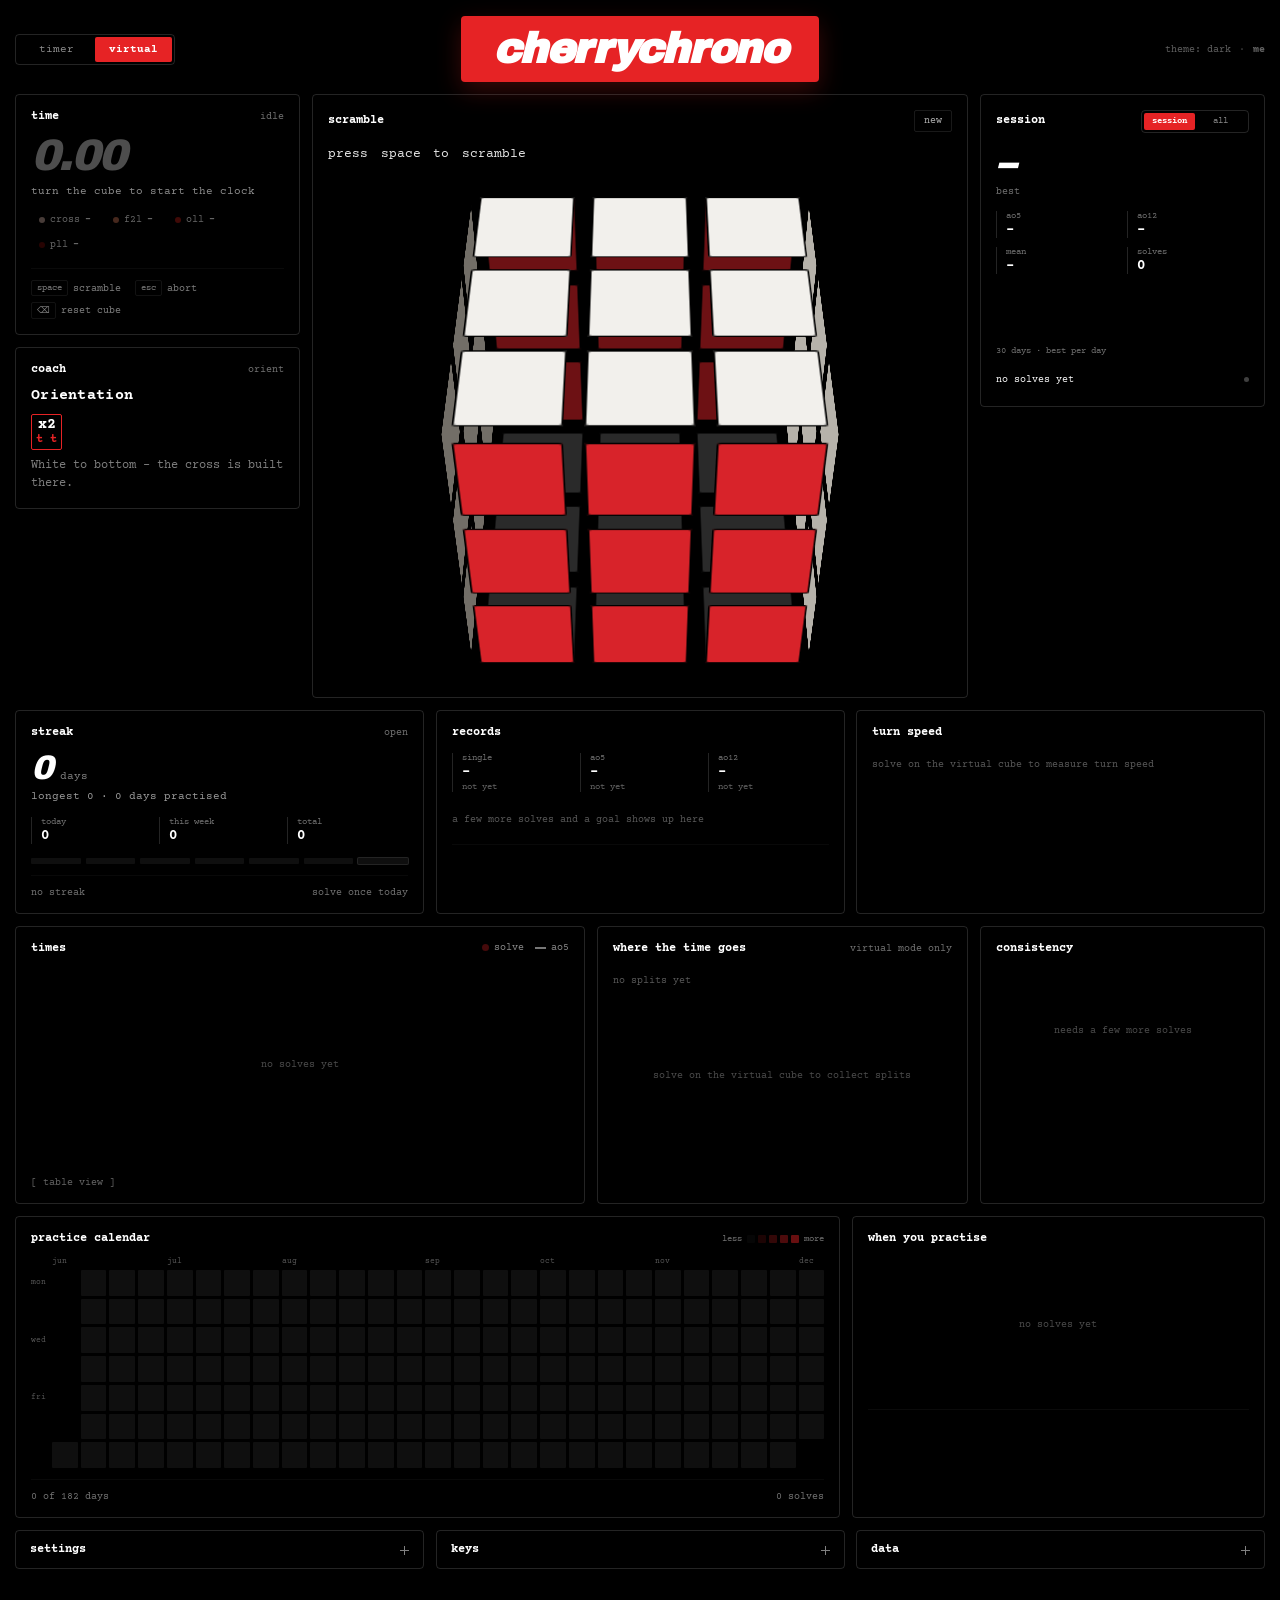
<file: preview.html>
<!DOCTYPE html>
<html lang="en">
<head>
  <meta charset="utf-8">
  <meta name="viewport" content="width=device-width, initial-scale=1">
  <title>cherrychrono · preview</title>
  <link href="https://fonts.googleapis.com/css2?family=Courier+Prime:wght@400;700&family=Archivo+Black&display=swap" rel="stylesheet">
  <link rel="stylesheet" href="./cube.css">
  <script>
    // Klassisches Script: läuft VOR den Modul-Scripts, also bevor embed.js
    // seine Einstellungen aus dem localStorage liest.
    // ?scheme=classic&view=hints&mode=timer&panels=1
    (function () {
      const p = new URLSearchParams(location.search);
      const s = {};
      if (p.get('scheme')) s.scheme = p.get('scheme');
      if (p.get('view')) s.view = p.get('view');
      if (p.get('mode')) s.mode = p.get('mode');
      if (Object.keys(s).length) {
        localStorage.setItem('cherrychrono:v1:settings', JSON.stringify(s));
      }
    })();
  </script>
  <style>
    body {
      margin: 0; background: var(--cb-bg); color: var(--cb-ink);
      font-family: 'Courier Prime', monospace;
      --accent: #E62325;
      display: flex; justify-content: center; padding: 16px 15px 40px;
    }
    /* Breit genug für die dreispaltige Ansicht (siehe cube.css, 860px). */
    #mount { width: min(1280px, 100%); }
  </style>
</head>
<body>
  <div id="mount"></div>
  <script type="module" src="./js/embed.js"></script>
  <script type="module">
    window.CubeApp.mount(document.getElementById('mount'));
    // ?panels=1 klappt keys und settings auf.
    if (new URLSearchParams(location.search).has('panels')) {
      document.querySelectorAll('#mount details').forEach((d) => { d.open = true; });
    }
  </script>
</body>
</html>
</file>
<file: cube.css>
/*
 * cube.css – Styles für cherrychrono, den eingebetteten Würfel-Timer.
 *
 * Die Bildsprache ist die des Dashboards und damit die von milxn.de: schwarz
 * oder weiss, Courier Prime, ein einziges Rot als Akzent, durchgehend
 * kleingeschriebene Beschriftungen, Zahlen in Archivo Black kursiv, und alles
 * sitzt in Tafeln mit einem Haarstrich als Rahmen. Bewegung gibt es reichlich,
 * aber nur beim Erscheinen und beim Wechsel – nichts zappelt dauerhaft.
 *
 * Alle Selektoren sind mit `cb-` präfixiert, alle Variablen mit `--cb-`.
 * Schriftfamilie und Textfarbe werden für den Fliesstext bewusst NICHT gesetzt,
 * sondern von der Seite geerbt.
 *
 * Wichtig ist die durchgehende Kette aus `transform-style: preserve-3d`:
 * .cb-scene → .cb-cube → .cb-cubie → .cb-facelet. Bricht sie an einer Stelle
 * ab, flacht der Browser die Kindelemente auf eine Ebene ab und der Würfel
 * zerfällt.
 *
 * --cb-cubie / --cb-half / --cb-size / --cb-body setzt cubeRenderer.js.
 * Die data-Attribute am .cb-app steuern das Aussehen (siehe embed.js):
 *   data-mode   = virtual | timer
 *   data-scheme = minimal | classic
 *   data-view   = solid | ghost | hints
 *   data-camera = angled | front
 *   data-theme  = dark | light   (gemessen, nicht eingestellt)
 *   data-state  = idle | scrambling | ready | holding | solving | solved
 */

.cb-app {
  --cb-scale: 1;
  --cb-hint-gap: 92px;   /* Abstand der versetzten Tafeln zur Würfelfläche */

  /*
   * Linien, Flächen und Farben stehen NICHT hier, sondern in den beiden
   * Themenblöcken weiter unten. Stünden sie zusätzlich hier, wäre bei jeder
   * Änderung die Frage, welche der beiden Angaben gerade gewinnt – und das
   * hängt an einem data-Attribut, das JavaScript setzt.
   */
  --cb-display: 'Archivo Black', 'Arial Black', Impact, sans-serif;
  --cb-radius: 4px;      /* der Radius des Logo-Chips, überall derselbe */
  --cb-gap: 12px;

  text-align: left;
  -webkit-user-select: none;
  -moz-user-select: none;
  -ms-user-select: none;
  user-select: none;
  -webkit-touch-callout: none;
  -webkit-tap-highlight-color: transparent;

  /*
   * Bezug für die Abfragen weiter unten. Es zählt die Breite, die die
   * einbettende Seite hergibt – nicht die des Fensters. Derselbe Würfel steht
   * mal in einer schmalen Spalte und mal über die ganze Seite.
   */
  container-type: inline-size;
}

.cb-app * {
  -webkit-user-select: none;
  -moz-user-select: none;
  -ms-user-select: none;
  user-select: none;
  -webkit-touch-callout: none;
  -webkit-tap-highlight-color: transparent;
}

/* ── Die beiden Themen ──────────────────────────────────────────────────
 *
 * Untergrund, Schrift, Linien, Flächen und der Tooltip-Grund sind Wert für
 * Wert die des Dashboards (dashboard/public/style.css). Wer beide Seiten
 * nebeneinander offen hat, soll keinen Unterschied sehen.
 *
 * Die vier Abschnittsfarben sind bewusst NICHT von dort übernommen. Sie sind
 * keine Themenfarbe, sondern eine Skala: cross · f2l · oll · pll liegen im
 * gestapelten Balken direkt aneinander, und in der Rampe des Dashboards liegen
 * zwei Nachbarn nur ΔE 13,6 auseinander – zu wenig, um f2l von oll zu
 * unterscheiden. Die Stufen hier sind auf ≥ 15 aufgezogen und mit
 * scripts/validate_palette.js geprüft, sonst identisch im Charakter.
 *
 * Der Tooltip steht ausserhalb von .cb-app (siehe unten) und braucht dieselben
 * Werte – deshalb hier gemeinsam, statt sie zweimal zu notieren.
 */
:root, :root[data-theme="dark"], body[data-theme="dark"], .cb-app[data-theme="dark"], .cb-tip[data-theme="dark"] {
  color-scheme: dark;
  --cb-bg: #000000;
  --cb-ink: #ffffff;
  --cb-line: rgba(255, 255, 255, 0.14);
  --cb-line-soft: rgba(255, 255, 255, 0.08);
  --cb-fill: rgba(255, 255, 255, 0.06);
  --cb-tip-bg: #0a0a0a;

  --cb-accent: var(--accent, #e8221f);
  --cb-p0: #ffd6c9;
  --cb-p1: #fb8f68;
  --cb-p2: #e5231a;
  --cb-p3: #8a0d0a;
  --cb-bar: color-mix(in srgb, var(--cb-accent) 55%, transparent);
}

:root[data-theme="light"], body[data-theme="light"], .cb-app[data-theme="light"], .cb-tip[data-theme="light"] {
  color-scheme: light;
  --cb-bg: #ffffff;
  --cb-ink: #000000;
  --cb-line: rgba(0, 0, 0, 0.16);
  --cb-line-soft: rgba(0, 0, 0, 0.09);
  --cb-fill: rgba(0, 0, 0, 0.05);
  --cb-tip-bg: #ffffff;

  --cb-accent: var(--accent, #e8221f);
  --cb-p0: #fca07f;
  --cb-p1: #ee4a2c;
  --cb-p2: #ab120d;
  --cb-p3: #4f0b09;
  --cb-bar: color-mix(in srgb, var(--cb-accent) 78%, transparent);
}

/*
 * Der Themenwechsel läuft OHNE Überblendung – und das ist Absicht.
 *
 * Blendet man Untergrund und Schrift gleichzeitig in entgegengesetzte
 * Richtungen (schwarz→weiss und weiss→schwarz), müssen sich beide in der Mitte
 * treffen: dort steht Grau auf Grau. Nachgemessen fällt der Kontrast der
 * Zeitangabe dabei auf 1,08:1 – sie ist für ein paar Bilder schlicht weg und
 * kommt dann wieder. Das war das Flackern, und es lässt sich nicht
 * wegtimen: es steckt in der Überblendung selbst.
 *
 * Ein harter Schnitt hat diesen Punkt nicht. Er ist die einzige bewusste
 * Abweichung vom Dashboard, das mit 0,3 s überblendet (und denselben Durchgang
 * hat, dort nur weniger sichtbar, weil nichts auf 30 % Deckkraft steht).
 */
html, body, .cb-app {
  background-color: var(--cb-bg);
  color: var(--cb-ink);
}

.cb-app *,
.cb-app *::before,
.cb-app *::after { box-sizing: border-box; }

/* ── Bewegung ───────────────────────────────────────────────────────────
 *
 * Zwei Sorten: Tafeln kippen beim Erscheinen einmal herein (gestaffelt über
 * `--i`), Daten wachsen aus der Grundlinie hoch. Beides läuft genau einmal.
 * Dauerhaft bewegt sich nur der Würfel im Leerlauf – und der ist das Motiv.
 */
@keyframes cbPanelIn {
  from { opacity: 0; transform: rotateX(-18deg) translateY(24px) scale(0.96); }
  to   { opacity: 1; transform: rotateX(0deg) translateY(0) scale(1); }
}
@keyframes cbFadeUp { from { opacity: 0; transform: translateY(8px); } to { opacity: 1; transform: none; } }
@keyframes cbRowIn  { from { opacity: 0; transform: translateX(-10px); } to { opacity: 1; transform: none; } }
@keyframes cbRise   { from { transform: scaleY(0); } to { transform: scaleY(1); } }
@keyframes cbDraw   { from { stroke-dashoffset: 1; } to { stroke-dashoffset: 0; } }
@keyframes cbPop    { 0% { transform: scale(1); } 35% { transform: scale(1.09); } 100% { transform: scale(1); } }
@keyframes cbPulse  { 0%, 100% { opacity: 1; } 50% { opacity: 0.45; } }
@keyframes cbFlash  { 0%, 100% { color: inherit; } 30% { color: var(--cb-accent); } }
@keyframes cbCheer {
  0%   { transform: rotateY(0deg) scale(1); }
  55%  { transform: rotateY(200deg) scale(1.06); }
  100% { transform: rotateY(360deg) scale(1); }
}
@keyframes cbFoldIn { from { opacity: 0; transform: translateY(-6px); } to { opacity: 1; transform: none; } }
@keyframes cbFloatLogo { 0%, 100% { transform: translateY(0); } 50% { transform: translateY(-6px); } }
@keyframes cbSpin { from { transform: rotateY(0deg); } to { transform: rotateY(360deg); } }

/* ── Tafeln ─────────────────────────────────────────────────────────── */

.cb-panel {
  border: 1px solid var(--cb-line);
  border-radius: var(--cb-radius);
  padding: 15px;
  min-width: 0;
  transform-style: preserve-3d;
  animation: cbPanelIn 0.5s cubic-bezier(0.2, 0.8, 0.2, 1) both;
  animation-delay: calc(var(--i, 0) * 60ms);
}

.cb-panel-head {
  display: flex;
  align-items: baseline;
  justify-content: space-between;
  gap: 10px;
  margin-bottom: 12px;
  text-transform: lowercase;
}

.cb-panel-head .h { font-size: 12px; font-weight: 700; }
.cb-panel-head .s { font-size: 10px; opacity: 0.45; text-align: right; }

.cb-grid { display: grid; gap: var(--cb-gap); }

/* ── Kopfzeile: Moduswahl ───────────────────────────────────────────── */

/*
 * Drei Bereiche: Umschalter links, Logo mittig, Notiz rechts. Als Raster mit
 * drei gleich breiten Spalten und nicht als `space-between`, denn nur so steht
 * das Logo in der MITTE DER SEITE und nicht in der Mitte des Restplatzes –
 * links und rechts sind verschieden breit.
 */
.cb-top {
  display: grid;
  grid-template-columns: 1fr auto 1fr;
  align-items: center;
  gap: 12px;
  margin-bottom: var(--cb-gap);
  animation: cbFadeUp 0.45s ease both;
}

.cb-top > .cb-switch { justify-self: start; }

.cb-top-meta {
  justify-self: end;
  text-align: right;
  font-size: 10px;
  opacity: 0.45;
  text-transform: lowercase;
  display: flex;
  align-items: center;
  justify-content: flex-end;
  gap: 8px;
}

.cb-top-meta .cb-meta-dot {
  opacity: 0.6;
  user-select: none;
}

.cb-top-meta a.cb-theme-toggle {
  color: inherit;
  text-decoration: none;
  font-weight: 400;
  opacity: 0.85;
  transition: opacity 0.15s ease, color 0.15s ease;
  cursor: pointer;
}

.cb-top-meta a.cb-theme-toggle:hover {
  opacity: 1;
  color: var(--cb-accent);
}

.cb-top-meta a.cb-me-link {
  color: inherit;
  text-decoration: none;
  font-weight: 700;
  opacity: 0.85;
  transition: opacity 0.15s ease, color 0.15s ease;
}

.cb-top-meta a.cb-me-link:hover {
  opacity: 1;
  color: var(--cb-accent);
}

/* ── Logo ───────────────────────────────────────────────────────────────
 *
 * Eins zu eins der Chip von milxn.de: dasselbe Rot, dieselbe Rundung, dasselbe
 * Schweben, dieselbe Neigung unter der Maus. Nur die Schriftgrösse darf
 * schrumpfen – "cherrychrono" ist gut doppelt so lang wie "milxn" und wäre
 * sonst auf dem Handy breiter als der Bildschirm.
 */
.cb-logo {
  justify-self: center;
  background: var(--cb-accent);
  border-radius: 4px;
  padding: 12px 32px;
  box-shadow: 0 8px 24px rgba(232, 34, 31, 0.25);
  transform-style: preserve-3d;
  perspective: 600px;
  transition: transform 0.15s ease-out;
  cursor: pointer;
  user-select: none;
  animation: cbFloatLogo 4.5s ease-in-out infinite;
}

.cb-logo span {
  display: inline-block;
  color: #ffffff;
  font-family: var(--cb-display);
  font-size: clamp(22px, 4.6cqw, 42px);
  font-weight: 900;
  font-style: italic;
  letter-spacing: -0.03em;
  line-height: 1;
  text-transform: lowercase;
}

/*
 * Schmal wandert das Logo in die erste Zeile und bekommt sie für sich – der
 * Umschalter darunter. Nebeneinander bliebe für den Chip so wenig Platz, dass
 * er auf Kleinstschrift schrumpfen müsste.
 */
@container (max-width: 520px) {
  .cb-top { grid-template-columns: 1fr 1fr; }
  .cb-logo { grid-column: 1 / -1; grid-row: 1; padding: 10px 22px; }
  .cb-top > .cb-switch { grid-row: 2; }
  .cb-top-meta { grid-row: 2; }
}

/*
 * Der Umschalter. Der rote Balken liegt HINTER den Beschriftungen und fährt
 * beim Wechsel hinüber – die Bewegung sagt, dass es zwei Zustände desselben
 * Schalters sind und nicht zwei Knöpfe.
 */
.cb-app[data-touch-only="true"] .cb-switch[data-key="mode"],
@media (hover: none) and (pointer: coarse) {
  .cb-switch[data-key="mode"] {
    display: none !important;
  }
}

.cb-switch {
  position: relative;
  display: grid;
  grid-auto-flow: column;
  grid-auto-columns: 1fr;
  border: 1px solid var(--cb-line);
  border-radius: var(--cb-radius);
  padding: 2px;
  isolation: isolate;
}

.cb-switch::before {
  content: "";
  position: absolute;
  z-index: -1;
  top: 2px;
  bottom: 2px;
  left: 2px;
  width: calc(50% - 2px);
  background: var(--cb-accent);
  border-radius: 2px;
  transition: transform 0.28s cubic-bezier(0.2, 0.8, 0.2, 1);
}

.cb-app[data-mode="virtual"] .cb-switch[data-key="mode"]::before,
.cb-app[data-scope="all"]    .cb-switch[data-key="scope"]::before {
  transform: translateX(100%);
}

.cb-switch button {
  font: inherit;
  font-size: 11px;
  line-height: 1;
  padding: 7px 14px;
  background: none;
  border: 0;
  color: inherit;
  cursor: pointer;
  text-transform: lowercase;
  opacity: 0.55;
  transition: opacity 0.2s ease, color 0.2s ease;
}

.cb-switch button[aria-pressed="true"] {
  opacity: 1;
  font-weight: 700;
  color: #fff;
}

.cb-switch-sm button { font-size: 9px; padding: 4px 8px; }

/* ── Grundriss ──────────────────────────────────────────────────────────
 *
 * Drei Bausteine: Bühne (`cb-main`), Trainer und die Seitenspalte mit Zeiten.
 * Schmal stehen sie untereinander, breit nebeneinander – und der Trainer
 * wandert dabei von unten nach links, weil er beim Lösen neben dem Würfel
 * stehen muss und nicht darunter.
 */
.cb-layout {
  display: grid;
  gap: var(--cb-gap);
  grid-template-columns: minmax(0, 1fr);
  grid-template-areas: "time" "main" "coach" "side";
}

.cb-timecard { grid-area: time; }
.cb-main  { grid-area: main; display: flex; flex-direction: column; }
.cb-side  { grid-area: side; }
.cb-coach { grid-area: coach; }

/*
 * Ab hier steht links die Spalte, auf die man beim Lösen schaut – Zeit oben,
 * Trainer darunter, Zahlen unten –, und rechts die Bühne über die volle Höhe.
 */
@container (min-width: 700px) {
  .cb-layout {
    grid-template-columns: minmax(230px, 1fr) minmax(0, 2fr);
    grid-template-areas:
      "time  main"
      "coach main"
      "side  main";
    grid-template-rows: auto auto 1fr;
    align-items: start;
  }
}

@container (min-width: 1040px) {
  .cb-layout {
    grid-template-columns: minmax(230px, 1fr) minmax(0, 2.3fr) minmax(240px, 1fr);
    grid-template-areas:
      "time  main side"
      "coach main side";
    grid-template-rows: auto 1fr;
  }
}

/*
 * Ohne Trainer bekommt die Zeit den Platz: im Timer-Modus ist sie das Motiv der
 * Seite, der Würfel darunter nur noch Vorschau des Scrambles.
 */
.cb-app[data-mode="timer"] .cb-layout,
.cb-app[data-coach="off"] .cb-layout {
  grid-template-columns: minmax(0, 1fr);
  grid-template-areas: "time" "main" "side";
}

@container (min-width: 700px) {
  .cb-app[data-mode="timer"] .cb-layout,
  .cb-app[data-coach="off"] .cb-layout {
    grid-template-columns: minmax(0, 2.4fr) minmax(240px, 1fr);
    grid-template-areas:
      "time side"
      "main side";
    grid-template-rows: auto 1fr;
  }
}

/* ── Diagramme und Klappbereiche ────────────────────────────────────── */

.cb-cards, .cb-charts, .cb-lower, .cb-folds { margin-top: var(--cb-gap); }

/* Wie die Dreierreihe auf dem Dashboard: umbrechen statt schrumpfen. */
.cb-cards { grid-template-columns: repeat(auto-fit, minmax(290px, 1fr)); }

@container (min-width: 620px) {
  .cb-charts { grid-template-columns: 1fr 1fr; }
  .cb-charts > :first-child { grid-column: 1 / -1; }
  .cb-lower  { grid-template-columns: 2fr 1fr; }
  .cb-folds  { grid-template-columns: repeat(3, 1fr); align-items: start; }
}

@container (min-width: 1040px) {
  .cb-charts { grid-template-columns: 2fr 1.3fr 1fr; }
  .cb-charts > :first-child { grid-column: auto; }
}

/* ── Scramble ───────────────────────────────────────────────────────── */

.cb-scramble {
  font-size: 13px;
  line-height: 1.6;
  word-spacing: 0.35em;
  min-height: 2.6em;
  opacity: 0.9;
}

/* Beim Mischen tritt der Scramble zurück – er gilt ja noch nicht. */
.cb-app[data-state="scrambling"] .cb-scramble { opacity: 0.4; }

.cb-mini {
  font: inherit;
  font-size: 10px;
  line-height: 1;
  padding: 5px 9px;
  background: transparent;
  color: inherit;
  border: 1px solid var(--cb-line);
  border-radius: 2px;
  cursor: pointer;
  text-transform: lowercase;
  opacity: 0.7;
  transition: opacity 0.15s ease, border-color 0.15s ease, color 0.15s ease, transform 0.15s ease;
}

.cb-mini:hover { opacity: 1; color: var(--cb-accent); border-color: var(--cb-accent); }
.cb-mini:active { transform: translateY(1px); }
.cb-mini[aria-pressed="true"] {
  background: var(--cb-accent);
  border-color: var(--cb-accent);
  color: #fff;
  opacity: 1;
}
.cb-mini.cb-danger:hover { color: #fff; background: var(--cb-accent); }
.cb-mini[data-armed] { background: var(--cb-accent); border-color: var(--cb-accent); color: #fff; opacity: 1; }

/* ── Die Zeit ───────────────────────────────────────────────────────────
 *
 * Die Anzeigefläche der Stoppuhr. Im Timer-Modus ist sie das Motiv der Seite
 * und entsprechend gross; im Virtual-Modus steht der Würfel im Mittelpunkt und
 * die Zahl tritt zurück.
 */
/* Die Karte ist im Timer-Modus zugleich die Fläche, die man antippt. */
.cb-timecard {
  touch-action: none;
  -webkit-user-select: none;
  -moz-user-select: none;
  -ms-user-select: none;
  user-select: none;
  -webkit-touch-callout: none;
  -webkit-tap-highlight-color: transparent;
}

.cb-time {
  font-family: var(--cb-display);
  font-style: italic;
  font-size: clamp(32px, 4.2cqw, 44px);
  letter-spacing: -0.045em;
  line-height: 0.95;
  font-variant-numeric: tabular-nums;

  /*
   * Nur die Deckkraft wird weich geblendet. Die FARBE springt: beim Halten
   * soll die Zahl sofort rot sein, nicht in einer Achtelsekunde dorthin
   * kriechen – und beim Themenwechsel folgt sie so dem Takt der Seite,
   * statt ihm vorauszulaufen.
   */
  transition: opacity 0.15s ease;
}

/*
 * Im Timer-Modus läuft die Karte über die ganze Hauptspalte – dort darf die
 * Zahl so gross werden, wie man sie aus zwei Metern Abstand noch liest, und
 * alles steht mittig wie an jedem Timer, den man kennt.
 */
.cb-app[data-mode="timer"] .cb-time { font-size: clamp(64px, 15cqw, 124px); }
.cb-app[data-mode="timer"] .cb-scramble { font-size: 15px; }
.cb-app[data-mode="timer"] .cb-timecard,
.cb-app[data-mode="timer"] .cb-main { text-align: center; }
.cb-app[data-mode="timer"] .cb-binds { justify-content: center; }

.cb-app[data-state="idle"] .cb-time,
.cb-app[data-state="scrambling"] .cb-time { opacity: 0.3; }
.cb-app[data-state="ready"] .cb-time      { opacity: 0.55; }

/*
 * Gedrückt ist rot. Ohne Wartezeit und ohne Zwischenstufe: die Farbe IST die
 * Rückmeldung, dass der nächste Versuch am Finger hängt.
 */
.cb-app[data-state="holding"] .cb-time {
  color: var(--cb-accent);
  animation: cbPulse 1.1s ease-in-out infinite;
}

.cb-app[data-state="solved"] .cb-time {
  color: var(--cb-accent);
  animation: cbPop 0.45s cubic-bezier(0.2, 0.8, 0.2, 1);
}

.cb-hint {
  font-size: 11px;
  opacity: 0.55;
  min-height: 1.4em;
  margin-top: 8px;
  text-transform: lowercase;
}

/* Die feste Tastenliste. Sie steht unten in der Karte und ändert sich nur mit
   dem Modus – deshalb darf sie ruhig bleiben und muss nicht auffallen. */
.cb-binds {
  display: flex;
  flex-wrap: wrap;
  gap: 6px 14px;
  margin-top: 14px;
  padding-top: 11px;
  border-top: 1px solid var(--cb-line-soft);
  font-size: 10px;
  opacity: 0.5;
  text-transform: lowercase;
}

.cb-binds span { display: flex; align-items: center; gap: 5px; }

.cb-binds kbd {
  font-family: inherit;
  font-size: 9px;
  padding: 2px 5px;
  border: 1px solid var(--cb-line);
  border-radius: 2px;
}

/*
 * Der Fortschritt eines laufenden Versuchs: dieselben vier Abschnitte, die
 * hinterher im Diagramm stehen, nur live. Erledigte tragen ihre Zwischenzeit,
 * der laufende ist rot umrandet.
 */
.cb-phase-strip {
  display: flex;
  flex-wrap: wrap;
  justify-content: center;
  gap: 6px;
  margin-top: 10px;
  min-height: 24px;
}

.cb-phase-strip:empty { display: none; }

/* In der schmalen Zeit-Karte stehen die vier Abschnitte untereinander statt
   nebeneinander – sonst bricht jeder Eintrag für sich um. */
.cb-app[data-mode="virtual"] .cb-phase-strip { justify-content: flex-start; }

.cb-phase-strip span {
  display: flex;
  align-items: center;
  gap: 5px;
  font-size: 10px;
  padding: 3px 7px;
  border: 1px solid transparent;
  border-radius: 2px;
  opacity: 0.4;
  text-transform: lowercase;
  transition: opacity 0.2s ease, border-color 0.2s ease;
}

.cb-phase-strip span i {
  width: 6px; height: 6px; border-radius: 50%;
  display: block; flex: none; opacity: 0.7;
}

.cb-phase-strip span b { font-weight: 700; font-variant-numeric: tabular-nums; }
.cb-phase-strip span[data-done] { opacity: 0.85; }
.cb-phase-strip span[data-done] i { opacity: 1; }
.cb-phase-strip span[data-active] {
  opacity: 1;
  border-color: var(--cb-accent);
  animation: cbFadeUp 0.25s ease both;
}

/* ── 3D-Bühne ───────────────────────────────────────────────────────── */
.cb-stage {
  display: flex;
  align-items: center;
  justify-content: center;
  height: calc(var(--cb-size) * 1.55 * var(--cb-scale));
  perspective: 1500px;
  perspective-origin: 50% 45%;
}

.cb-scene {
  position: relative;
  width: var(--cb-size);
  height: var(--cb-size);
  transform-style: preserve-3d;
  /* Die "Kamera". Beide Winkel kommen aus data-camera am .cb-app. */
  transform: scale(var(--cb-scale)) rotateX(var(--cb-tilt)) rotateY(var(--cb-turn));
}

/*
 * Blickwinkel. Voreinstellung "angled": von schräg oben rechts auf U, F und R –
 * die Ansicht, die alle drei Seiten gleich gut zeigt.
 */
.cb-app {
  --cb-tilt: -26deg;   /* Neigung: wie weit von oben */
  --cb-turn: -34deg;   /* Drehung: wie weit von der Seite */
}

/*
 * Vor dem Lösen dreht sich der Würfel einmal ganz um sich selbst: man sieht
 * alle sechs Seiten, ohne etwas zu drücken. Das ist der Moment, in dem der
 * Scramble noch gelesen wird.
 *
 * Mit dem ersten Zug ist Schluss – und zwar sofort, nicht ausklingend: der
 * Würfel steht damit in derselben Sekunde wieder gerade, in der gelöst wird.
 * Das muss so sein, denn in halber Drehung läge nicht mehr rechts, was die
 * R-Taste dreht.
 *
 * Die Drehung sitzt auf `.cb-cube`, weil der Renderer seine Transforms auf die
 * `.cb-cubie`-Kinder schreibt (cubeRenderer.js) und diese Ebene nie anfasst.
 */
.cb-app[data-state="idle"] .cb-cube,
.cb-app[data-state="scrambling"] .cb-cube,
.cb-app[data-state="ready"] .cb-cube {
  animation: cbSpin 28s linear infinite;
}

.cb-app[data-spun="true"] .cb-cube {
  animation: none !important;
}

.cb-app[data-state="solved"] .cb-cube {
  animation: cbCheer 1.1s cubic-bezier(0.3, 0.7, 0.3, 1);
}

/*
 * ── Kamera "front": der Würfel, wie man ihn in der Hand hält ──────────
 *
 * Genau auf die Kante zwischen U und F geschaut: 45° von oben, ohne jede
 * seitliche Drehung. Beide Seiten stehen dadurch im selben Winkel zum
 * Betrachter und sind gleich gut zu lesen.
 *
 * `--cb-turn: 0` heisst zugleich: L und R stehen exakt auf der Kante zum
 * Betrachter und sind nicht mehr zu sehen. Das ist so gewollt – wer die
 * Seiten braucht, nimmt "angled" oder schaltet "hints" dazu (das holt L, D und
 * B als versetzte Tafeln heraus; nur R bleibt in dieser Ansicht verdeckt).
 */
.cb-app[data-camera="front"] {
  --cb-tilt: -45deg;
  --cb-turn: 0deg;
}

/*
 * Geradeaus betrachtet muss die Tiefe allein aus der Perspektive kommen – es
 * gibt ja keinen Schrägblick mehr, der sie zeigt. Der kurze Abstand staucht die
 * hintere Kante sichtbar gegenüber der vorderen und macht daraus wieder einen
 * Körper statt zweier flacher Tafeln.
 *
 * Warum so viel kürzer als die 1500px der Schrägansicht: `scale()` ist zweiter
 * Dimension und lässt die Tiefe des Würfels unberührt. Er wird also breiter und
 * höher, bleibt aber 192px tief – je grösser er skaliert wird, desto schwächer
 * wirkt dieselbe Perspektive. Die Verkürzung muss das ausgleichen.
 */
.cb-app[data-camera="front"] .cb-stage {
  perspective: 850px;

  /*
   * Passgenau zur echten Höhe: bei 45° Neigung ist der Würfel 1,41 mal so hoch
   * wie breit, nicht so hoch wie die Diagonale der Schrägansicht. Das gilt in
   * JEDER Breite – "front" ist die Voreinstellung, und ohne diese Zeile
   * schnitte die Karte auf schmalen Fenstern unten ab.
   */
  height: calc(var(--cb-size) * 1.5 * var(--cb-scale));
}

.cb-cube {
  position: absolute;
  inset: 0;
  transform-style: preserve-3d;
}

/*
 * Ein Cubie. Es wird über left/top + negative Margins am Würfelmittelpunkt
 * ausgerichtet – bewusst NICHT über translate(-50%,-50%), weil `transform`
 * komplett von cubeRenderer.js gesetzt wird.
 */
.cb-cubie {
  position: absolute;
  left: 50%;
  top: 50%;
  margin-left: calc(var(--cb-half) * -1);
  margin-top: calc(var(--cb-half) * -1);
  width: var(--cb-cubie);
  height: var(--cb-cubie);
  transform-style: preserve-3d;
  will-change: transform;
}

.cb-facelet {
  position: absolute;
  inset: 0;
  background: var(--cb-body);
  /* Schliesst Haarrisse zwischen benachbarten Flächen. */
  box-shadow: 0 0 0 1px var(--cb-body);
  -webkit-backface-visibility: hidden;
  backface-visibility: hidden;
  -webkit-transform-style: preserve-3d;
  transform-style: preserve-3d;
}

/*
 * Der farbige Aufkleber – sein Rand erzeugt das schwarze Raster.
 * `--cb-inset` ist der Abstand zur Cubie-Kante und damit die Breite der
 * schwarzen Fuge; der "ghost"-Modus dreht ihn weiter auf.
 */
.cb-facelet > .cb-cap {
  position: absolute;
  inset: var(--cb-inset, 6px);
  border-radius: 4px;
  box-shadow: inset 0 0 0 1px #000;
  transition: opacity 0.2s ease;
  -webkit-transform: translateZ(0.5px);
  transform: translateZ(0.5px);
}

/* ── Modus "ghost": Körper unsichtbar, nur noch schwebende Flächen ──── */
.cb-app[data-view="ghost"] .cb-facelet {
  background: transparent;
  box-shadow: none;
}

/*
 * Die Sticker bleiben deckend. Der Durchblick entsteht allein dadurch, dass
 * der Würfelkörper fehlt: durch die Lücken zwischen den Kacheln sieht man die
 * Kanten und Flächen der dahinterliegenden Seiten.
 *
 * Die Fuge ist dabei schmaler als man denkt: nachgemessen belegt der Aufkleber
 * rund 84 % der Cubie-Fläche, also 5px Rand bei 64px Kante. Der Durchblick
 * kommt fast vollständig vom fehlenden Körper, nicht von breiten Lücken – mit
 * weiten Fugen zerfällt der Würfel optisch in Einzelplättchen.
 */
.cb-app[data-view="ghost"] {
  --cb-inset: 5px;
}

.cb-app[data-view="ghost"] .cb-cap {
  border-radius: 2px;
}

/* ── Modus "hints": versetzte Tafeln der verdeckten Seiten ──────────── */
.cb-hintface {
  position: absolute;
  inset: var(--cb-inset, 6px);
  display: none;
  border-radius: 4px;
  box-shadow: inset 0 0 0 1px #000;
  -webkit-backface-visibility: visible;
  backface-visibility: visible;
}

/* data-show setzt cubeRenderer.js für alle gerade abgewandten Seiten. */
.cb-app[data-view="hints"] .cb-hintface[data-show] { display: block; }

/* Die Tafeln brauchen ringsum Platz. */
.cb-app[data-view="hints"] { --cb-scale: 0.78; }
.cb-app[data-view="hints"] .cb-stage {
  height: calc(var(--cb-size) * 2.45 * var(--cb-scale));
}

/* ── Farbschemata ───────────────────────────────────────────────────── */

/* Reduziert, im Stil der Seite: schwarz / rot / weiss plus zwei Warmgrautöne.
   Die sechs Werte sind über die Helligkeit getrennt, nicht über den Farbton. */
.cb-app[data-scheme="minimal"] {
  --cb-U: #f2f0ec;
  --cb-D: #2a2a2a;
  --cb-F: #d8232a;
  --cb-B: #6d1114;
  --cb-R: #b6b2aa;
  --cb-L: #726e67;
}

/*
 * Klassisches Würfelschema, kräftig wie am Timer – die Voreinstellung.
 * Bewusst satter als die gedeckten WCA-Werte: auf schwarzem Grund und in der
 * Grösse, in der die Aufkleber hier stehen, muss die Farbe im Vorbeischauen
 * erkennbar sein, nicht erst beim Hinsehen.
 */
.cb-app[data-scheme="classic"] {
  --cb-U: #ffffff;
  --cb-D: #ffe600;
  --cb-F: #00c93c;
  --cb-B: #0a3bd8;
  --cb-R: #ee1414;
  --cb-L: #ff9500;
}

.cb-cap[data-face="U"], .cb-hintface[data-face="U"] { background: var(--cb-U); }
.cb-cap[data-face="D"], .cb-hintface[data-face="D"] { background: var(--cb-D); }
.cb-cap[data-face="F"], .cb-hintface[data-face="F"] { background: var(--cb-F); }
.cb-cap[data-face="B"], .cb-hintface[data-face="B"] { background: var(--cb-B); }
.cb-cap[data-face="R"], .cb-hintface[data-face="R"] { background: var(--cb-R); }
.cb-cap[data-face="L"], .cb-hintface[data-face="L"] { background: var(--cb-L); }

/* ── Seitenspalte: Bestzeit, Kacheln, Zeitenliste ───────────────────── */

/*
 * Die Bestzeit als eine grosse Zahl. Sie ist die Zahl, wegen der man wiederkommt
 * – alles andere daneben sind Kacheln in Lesegrösse.
 */
.cb-hero { margin-bottom: 14px; }

.cb-hero-v {
  font-family: var(--cb-display);
  font-style: italic;
  font-size: 40px;
  line-height: 0.9;
  letter-spacing: -0.05em;
  font-variant-numeric: tabular-nums;
}

.cb-app[data-pb] .cb-hero-v { animation: cbFlash 1.4s ease 2; }

.cb-hero-k { font-size: 10px; opacity: 0.45; margin-top: 5px; text-transform: lowercase; }

.cb-tiles {
  display: grid;
  grid-template-columns: repeat(2, 1fr);
  gap: 9px;
  margin-bottom: 14px;
}

.cb-tile { border-left: 1px solid var(--cb-line); padding-left: 9px; }
.cb-tile .k { font-size: 9px; opacity: 0.45; text-transform: lowercase; }
.cb-tile .v { font-size: 14px; font-weight: 700; font-variant-numeric: tabular-nums; margin-top: 1px; }

.cb-spark { width: 100%; height: 56px; display: block; overflow: visible; }

.cb-spark-key {
  display: flex;
  justify-content: space-between;
  gap: 8px;
  font-size: 9px;
  opacity: 0.45;
  text-transform: lowercase;
  margin: 2px 0 12px;
}

/* Ein schnellerer Schnitt ist die gute Richtung – deshalb trägt nur er den Akzent. */
.cb-trend { font-weight: 700; }
.cb-trend[data-dir="down"] { color: var(--cb-accent); opacity: 1; }

.cb-times {
  list-style: none;
  margin: 0;
  padding: 0;
  font-size: 11px;
}

.cb-times li {
  position: relative;
  display: flex;
  align-items: center;
  gap: 8px;
  padding: 6px 0;
  border-bottom: 1px solid var(--cb-line-soft);
  font-variant-numeric: tabular-nums;
}

/* Der jüngste Versuch steht oben und schiebt sich beim Eintragen herein. */
.cb-times li:first-child { animation: cbRowIn 0.3s cubic-bezier(0.2, 0.8, 0.2, 1) both; }

.cb-times .n { opacity: 0.4; min-width: 1.8em; }
.cb-times b { font-weight: 700; }

/* Die Bestzeit der Auswahl wird ausgezeichnet, nicht nur mitgezählt. */
.cb-times li[data-best] b { color: var(--cb-accent); }

/*
 * Woher die Zeit kommt, steht als Punkt am Zeilenende – im Timer-Modus gibt es
 * keine Zwischenzeiten, und das soll man der Zeile ansehen.
 */
.cb-times li::after {
  content: "";
  width: 5px; height: 5px; border-radius: 50%;
  margin-left: auto;
  flex: none;
  background: currentColor;
  opacity: 0.25;
}
.cb-times li[data-mode="virtual"]::after { background: var(--cb-accent); opacity: 0.8; }

/*
 * Strafen und Löschen liegen über dem rechten Rand der Zeile und erscheinen
 * erst beim Darüberfahren. Absolut gesetzt, weil sie sonst dauerhaft Platz
 * belegen würden – bei acht Zeilen wäre die halbe Spalte Knöpfe, die man fast
 * nie braucht.
 */
.cb-row-acts {
  position: absolute;
  right: 0;
  top: 50%;
  transform: translateY(-50%);
  display: flex;
  gap: 3px;
  opacity: 0;
  pointer-events: none;
  transition: opacity 0.15s ease;
}

.cb-times li:hover .cb-row-acts,
.cb-times li:focus-within .cb-row-acts { opacity: 1; pointer-events: auto; }

/* Der Herkunftspunkt weicht, solange die Knöpfe da sind. */
.cb-times li:hover::after,
.cb-times li:focus-within::after { opacity: 0; }

.cb-row-acts .cb-mini { padding: 3px 5px; font-size: 9px; }

.cb-empty {
  font-size: 10px;
  opacity: 0.35;
  padding: 8px 0;
  text-transform: lowercase;
  border: 0 !important;
}

/* ── Karteninhalt ───────────────────────────────────────────────────────
 *
 * Der Bauplan einer Karte auf dem Dashboard, Wert für Wert übernommen: grosse
 * Zahl, eine Zeile Erklärung darunter, drei Kacheln mit Haarstrich, ein Balken,
 * eine Fusszeile. Wer die eine Seite kennt, liest die andere ohne Umgewöhnung.
 */

.cb-big { display: flex; align-items: baseline; gap: 7px; }

.cb-big .v {
  font-family: var(--cb-display);
  font-style: italic;
  font-size: 34px;
  letter-spacing: -0.04em;
  line-height: 1;
  font-variant-numeric: tabular-nums;
}

.cb-big .u { font-size: 11px; opacity: 0.5; text-transform: lowercase; }

.cb-sub { font-size: 11px; opacity: 0.6; margin-top: 5px; text-transform: lowercase; }

.cb-stats {
  display: grid;
  grid-template-columns: repeat(3, 1fr);
  gap: 8px;
  margin: 14px 0;
}

.cb-stat { border-left: 1px solid var(--cb-line); padding-left: 9px; }
.cb-stat .k { font-size: 9px; opacity: 0.45; text-transform: lowercase; }
.cb-stat .v { font-size: 14px; font-weight: 700; margin-top: 1px; font-variant-numeric: tabular-nums; }
.cb-stat .n { font-size: 9px; opacity: 0.4; margin-top: 2px; text-transform: lowercase; }

.cb-vital-row {
  display: flex;
  justify-content: space-between;
  align-items: baseline;
  font-size: 11px;
  margin-bottom: 5px;
  text-transform: lowercase;
}

.cb-vital-row .k { opacity: 0.6; }
.cb-vital-row .v { font-weight: 700; }

.cb-meter { height: 5px; background: var(--cb-fill); border-radius: 1px; overflow: hidden; }

.cb-meter i {
  display: block;
  height: 100%;
  background: var(--cb-accent);
  transition: width 0.5s cubic-bezier(0.4, 0, 0.2, 1);
}

.cb-vital-foot {
  display: flex;
  justify-content: space-between;
  gap: 10px;
  font-size: 10px;
  opacity: 0.45;
  margin-top: 11px;
  padding-top: 11px;
  border-top: 1px solid var(--cb-line-soft);
  text-transform: lowercase;
}

/* ── Serie ──────────────────────────────────────────────────────────────
 *
 * Die letzten sieben Tage als Punkte, heute ganz rechts. Ein Blick genügt für
 * die Frage, die die grosse Zahl offenlässt: fehlt heute noch etwas?
 */
.cb-week { display: flex; gap: 5px; margin-top: 2px; }

.cb-week i {
  width: 100%;
  height: 6px;
  border-radius: 1px;
  background: var(--cb-fill);
}

.cb-week i[data-on] { background: var(--cb-accent); }
.cb-week i[data-today] { box-shadow: 0 0 0 1px var(--cb-line); }
.cb-week i[data-today][data-on] { box-shadow: 0 0 0 1px var(--cb-accent); }

/* ── Kalender ───────────────────────────────────────────────────────────
 *
 * Eine Spalte je Woche, eine Zeile je Wochentag – der Aufbau, den jeder von
 * GitHub kennt. Die Zellen sind `1fr` breit und quadratisch, dadurch passt der
 * Kalender in jede Kartenbreite, ohne dass etwas gerechnet werden müsste.
 */
/*
 * Zwei Spalten, zwei Zeilen: oben rechts die Monate, unten links die
 * Wochentage, unten rechts der Kalender. Als EIN Raster und nicht als
 * ineinandergeschachtelte Kästen – nur so stehen die Wochentage garantiert auf
 * der Höhe ihrer Zeile, ohne dass irgendwo eine Höhe nachgerechnet wird.
 */
.cb-heat-wrap {
  display: grid;
  grid-template-columns: auto minmax(0, 1fr);
  gap: 0 6px;
}

/* Der Zwischenbehälter verschwindet aus dem Raster, seine Kinder rücken auf. */
.cb-heat-body { display: contents; }

.cb-heat-months { grid-column: 2; grid-row: 1; }

.cb-heat-days {
  grid-column: 1;
  grid-row: 2;
  display: grid;
  grid-template-rows: repeat(7, 1fr);
  gap: 3px;                 /* dieselbe Fuge wie der Kalender – sonst driften
                               die Beschriftungen über sieben Zeilen weg */
  font-size: 8px;
  opacity: 0.35;
  text-transform: lowercase;
}

.cb-heat-days span { display: flex; align-items: center; }

/* mon · wed · fri stehen in Zeile 1, 3 und 5 – die übrigen bleiben leer. */
.cb-heat-days span:nth-child(1) { grid-row: 1; }
.cb-heat-days span:nth-child(2) { grid-row: 3; }
.cb-heat-days span:nth-child(3) { grid-row: 5; }

.cb-heat { grid-column: 2; grid-row: 2; }

.cb-heat-months {
  display: grid;
  grid-template-columns: repeat(var(--cb-weeks, 26), 1fr);
  gap: 3px;
  font-size: 8px;
  opacity: 0.35;
  margin-bottom: 4px;
  text-transform: lowercase;
}

/* Das Kürzel darf über die Nachbarspalten hinausragen, sonst wäre es
   abgeschnitten – eine Spalte ist schmaler als drei Buchstaben. */
.cb-heat-months span { white-space: nowrap; overflow: visible; }

.cb-heat {
  display: grid;
  grid-template-rows: repeat(7, 1fr);
  grid-auto-flow: column;
  grid-auto-columns: minmax(0, 1fr);
  gap: 3px;
}

.cb-heat i {
  aspect-ratio: 1;
  border-radius: 1px;
  background: var(--cb-fill);
  animation: cbFadeUp 0.4s ease both;
}

.cb-heat i[data-empty] { background: none; }
.cb-heat i[data-level="1"] { background: color-mix(in srgb, var(--cb-accent) 28%, transparent); }
.cb-heat i[data-level="2"] { background: color-mix(in srgb, var(--cb-accent) 50%, transparent); }
.cb-heat i[data-level="3"] { background: color-mix(in srgb, var(--cb-accent) 75%, transparent); }
.cb-heat i[data-level="4"] { background: var(--cb-accent); }

.cb-heat-key {
  display: flex;
  align-items: center;
  gap: 3px;
  font-size: 9px;
  opacity: 0.45;
  text-transform: lowercase;
}

.cb-heat-key i { width: 8px; height: 8px; border-radius: 1px; background: var(--cb-fill); }
.cb-heat-key i[data-level="1"] { background: color-mix(in srgb, var(--cb-accent) 28%, transparent); }
.cb-heat-key i[data-level="2"] { background: color-mix(in srgb, var(--cb-accent) 50%, transparent); }
.cb-heat-key i[data-level="3"] { background: color-mix(in srgb, var(--cb-accent) 75%, transparent); }
.cb-heat-key i[data-level="4"] { background: var(--cb-accent); }
.cb-heat-key span:first-child { margin-right: 2px; }
.cb-heat-key span:last-child { margin-left: 2px; }

/* Der Tagesablauf in drei Zahlen, unter den 24 Balken. */
.cb-daypart {
  display: flex;
  justify-content: space-between;
  gap: 10px;
  margin-top: 12px;
  padding-top: 11px;
  border-top: 1px solid var(--cb-line-soft);
  font-size: 10px;
  opacity: 0.55;
  text-transform: lowercase;
}

.cb-daypart span { display: flex; gap: 5px; }
.cb-daypart b { font-weight: 700; opacity: 1; }

/* ── Diagramme ──────────────────────────────────────────────────────── */

.cb-scroll { overflow-x: auto; }

.cb-chart-times  { width: 100%; min-width: 320px; height: 200px; display: block; }
.cb-chart-phases { width: 100%; min-width: 300px; height: 168px; display: block; }
.cb-chart-dist   { width: 100%; min-width: 240px; height: 132px; display: block; }
.cb-chart-hours  { width: 100%; min-width: 260px; height: 140px; display: block; }
.cb-chart-tps    { margin-top: 14px; }

/* Die Balken wachsen aus der Grundlinie – deshalb der Ursprung unten. */
.cb-rise {
  transform-box: fill-box;
  transform-origin: bottom;
  animation: cbRise 0.45s cubic-bezier(0.2, 0.8, 0.2, 1) both;
}

/* `pathLength="1"` macht die Strichlänge unabhängig von der echten Länge. */
.cb-draw {
  stroke-dasharray: 1 1;
  animation: cbDraw 0.9s ease 0.25s both;
}

.cb-legend { display: flex; gap: 11px; }
.cb-legend span {
  display: flex; align-items: center; gap: 5px;
  font-size: 10px; opacity: 0.55; text-transform: lowercase;
}
.cb-legend .dot { width: 7px; height: 7px; border-radius: 50%; display: block; }
.cb-legend .dash { width: 11px; height: 2px; background: currentColor; display: block; opacity: 0.85; }

/*
 * Der Schnitt je Abschnitt als ein Balken. Die 2px Fuge zwischen den
 * Abschnitten ist kein Zierrat: zwei benachbarte Stufen derselben Rampe würden
 * sonst zu einer Fläche verschmelzen.
 */
.cb-stack { display: flex; height: 8px; gap: 2px; margin-bottom: 9px; }
.cb-stack i { display: block; border-radius: 1px; min-width: 2px; }

.cb-stack-key {
  display: flex;
  flex-wrap: wrap;
  gap: 6px 14px;
  font-size: 10px;
  margin-bottom: 14px;
  text-transform: lowercase;
}
.cb-stack-key span { display: flex; align-items: center; gap: 5px; opacity: 0.75; }
.cb-stack-key .dot { width: 7px; height: 7px; border-radius: 50%; display: block; }
.cb-stack-key b { font-weight: 700; font-variant-numeric: tabular-nums; }
.cb-stack-key em { font-style: normal; opacity: 0.5; }

/*
 * Der Tooltip hängt am Body, nicht in der Tafel: Tafeln tragen `transform` aus
 * der Einblendung, und ein `position: fixed` darin würde daran kleben statt am
 * Fenster. Er steht damit aber ausserhalb von .cb-app und erbt deren Variablen
 * nicht – Untergrund und Schriftfarbe kommen deshalb aus `data-theme`, das
 * charts.js beim Anzeigen mitgibt.
 */
.cb-tip {
  position: fixed;
  z-index: 90;
  pointer-events: none;
  min-width: 120px;
  padding: 8px 10px;
  border: 1px solid var(--cb-line);
  border-radius: 4px;
  background: var(--cb-tip-bg);
  color: var(--cb-ink);
  font-family: 'Courier Prime', 'Courier New', monospace;
  font-size: 10px;
  line-height: 1.5;
  text-transform: lowercase;
  box-shadow: 0 10px 30px rgba(0, 0, 0, 0.35);
  opacity: 0;
  visibility: hidden;
  transition: opacity 0.1s ease, visibility 0.1s ease;
}

/* Auf Weiss trägt derselbe Schatten zu dick auf. */
.cb-tip[data-theme="light"] {
  box-shadow: 0 10px 30px rgba(0, 0, 0, 0.18);
}

.cb-tip.on { opacity: 1; visibility: visible; }
.cb-tip .t { opacity: 0.5; margin-bottom: 4px; font-size: 9px; }
.cb-tip .r { display: flex; align-items: center; gap: 6px; white-space: nowrap; }
.cb-tip .r b { font-weight: 700; margin-left: auto; padding-left: 14px; font-variant-numeric: tabular-nums; }
.cb-tip .dot { width: 7px; height: 7px; border-radius: 50%; display: block; flex: none; }

/* Die Tabelle unter dem Diagramm: dieselben Zahlen zum Nachlesen und Kopieren. */
.cb-table-fold summary {
  cursor: pointer;
  font-size: 10px;
  opacity: 0.4;
  margin-top: 10px;
  text-transform: lowercase;
  list-style: none;
}
.cb-table-fold summary::-webkit-details-marker { display: none; }
.cb-table-fold summary::before { content: "[ "; }
.cb-table-fold summary::after { content: " ]"; }
.cb-table-fold summary:hover { opacity: 1; color: var(--cb-accent); }
.cb-table-fold[open] .cb-table-times { animation: cbFoldIn 0.3s ease both; }

.cb-table-times { max-height: 220px; overflow: auto; margin-top: 8px; }
.cb-table-times table { width: 100%; border-collapse: collapse; font-size: 10px; }
.cb-table-times th, .cb-table-times td {
  text-align: right; padding: 3px 6px;
  border-bottom: 1px solid var(--cb-line-soft);
  font-variant-numeric: tabular-nums;
}
.cb-table-times th { opacity: 0.5; font-weight: 400; text-transform: lowercase; }
.cb-table-times th:first-child, .cb-table-times td:first-child { text-align: left; }

/* ── Coach ──────────────────────────────────────────────────────────────
 *
 * Alles im Trainer hängt an DIESER Schriftgrösse – die Beschriftungen ebenso
 * wie das Bild der letzten Ebene, die aufgeklappten Steine und die Zugliste.
 * Sie sind darum durchgehend in `em` notiert und nicht in Pixeln: wer den
 * Trainer grösser oder kleiner haben will, dreht hier eine Zahl, und das Panel
 * wächst als Ganzes mit, statt dass Text und Diagramme auseinanderlaufen.
 */
.cb-coach {
  font-size: 14px;
  text-align: left;
}

/* Ausgeblendet, aber der Platz bleibt: sonst springt der Würfel bei jedem
   Schrittwechsel um die Breite des Trainers zur Seite. */
.cb-coach[hidden] { display: block; visibility: hidden; min-height: 180px; }

/* Ganz weg dagegen, wenn es den Trainer gar nicht geben soll – sonst landet er
   als heimatloser Bereich in einer eigenen Rasterzeile. */
.cb-app[data-coach="off"] .cb-coach,
.cb-app[data-mode="timer"] .cb-coach { display: none; }

.cb-coach-stage {
  display: flex;
  align-items: baseline;
  justify-content: space-between;
  gap: 0.5em;
  font-size: 1.05em;
  letter-spacing: 0.02em;
  margin-bottom: 0.7em;
}

.cb-coach-stage b { font-weight: 700; }

/* Der Formname ("Sune", "T-Perm") – zweitrangig, aber er ist der Merkanker. */
.cb-coach-stage span {
  font-size: 0.85em;
  opacity: 0.5;
}

/* ── Bild der letzten Ebene (OLL / PLL) ─────────────────────────────────
 *
 * Aufbau wie auf einem Algorithmenblatt: die Deckfläche als 3×3, ringsum
 * schmale Streifen für die Seitenaufkleber. Die vier Ecken des 5×5-Rasters
 * bleiben leer.
 *
 * OLL bekommt vom Solver nur dort eine Farbe, wo die Deckfarbe schon oben
 * liegt – der Rest bleibt dunkel und man sieht die Form. PLL bekommt die
 * Deckfläche geschlossen und ringsum die echten Farben; daran liest man ab,
 * welcher Fall vorliegt.
 */
.cb-coach-diagram {
  display: flex;
  justify-content: center;
  margin-bottom: 0.85em;
}

.cb-coach-diagram:empty { display: none; }

.cb-ll {
  display: grid;
  grid-template-columns: 0.45em repeat(3, 1.6em) 0.45em;
  grid-template-rows: 0.45em repeat(3, 1.6em) 0.45em;
  gap: 0.15em;
}

.cb-ll i {
  border-radius: 1px;
  background: transparent;
}

/*
 * Ein belegtes Feld bekommt einen neutralen Ring nach aussen. Das ist keine
 * Zierde: die Deckfarbe ist im Schema "minimal" fast schwarz, ein reines
 * Farbfeld wäre auf dunklem Grund unsichtbar. Der Ring macht "hier liegt
 * etwas" unabhängig davon lesbar, welche Farbe das Schema gerade vergibt.
 */
.cb-ll i[data-face] { box-shadow: 0 0 0 1px rgba(128, 128, 128, 0.5); }

/* Ein leeres Feld der Deckfläche ist hohl – ein leerer Streifen ist gar nichts. */
.cb-ll i[data-kind="top"]:not([data-face]) {
  box-shadow: inset 0 0 0 1px rgba(128, 128, 128, 0.22);
}

.cb-ll i[data-face="U"] { background: var(--cb-U); }
.cb-ll i[data-face="D"] { background: var(--cb-D); }
.cb-ll i[data-face="F"] { background: var(--cb-F); }
.cb-ll i[data-face="B"] { background: var(--cb-B); }
.cb-ll i[data-face="R"] { background: var(--cb-R); }
.cb-ll i[data-face="L"] { background: var(--cb-L); }

/* ── Die Steine, um die es gerade geht ──────────────────────────────────
 *
 * Der Algorithmus allein sagt nicht, WORAN man arbeitet. Deshalb stehen die
 * beiden Steine darüber – aufgeklappt, in ihren echten Farben, mit ihrem
 * Fundort. Die Farbfelder kommen aus denselben CSS-Variablen wie die Aufkleber
 * am Würfel, das Schema gilt also automatisch auch hier.
 */
.cb-coach-pieces {
  display: flex;
  flex-direction: column;
  gap: 0.5em;
  margin-bottom: 0.7em;
}

.cb-coach-pieces:empty { display: none; }

.cb-coach-pieces figure {
  display: flex;
  align-items: center;
  gap: 0.6em;
  margin: 0;
  padding-left: 0.5em;
  border-left: 2px solid var(--cb-accent);
  transition: opacity 0.15s ease, border-color 0.15s ease;
}

/*
 * Ein Stein, der schon sitzt, bleibt sichtbar – aber zurückgenommen. Beim
 * Einsetzen eines Paars sieht man so, welche Hälfte noch fehlt.
 */
.cb-coach-pieces figure[data-where="placed"] {
  border-left-color: var(--cb-line);
  opacity: 0.4;
}

/*
 * Aufgeklappter Stein. Die Ecke füllt drei Zellen und wird dadurch von selbst
 * L-förmig, die Kante zwei – ohne Sonderfall im JavaScript.
 */
.cb-piece {
  display: grid;
  grid-template-columns: repeat(2, 1em);
  grid-auto-rows: 1em;
  gap: 0.15em;
  flex: none;
}

.cb-piece i {
  border-radius: 2px;
  box-shadow: inset 0 0 0 1px rgba(0, 0, 0, 0.35);
}

.cb-piece i[data-face="U"] { background: var(--cb-U); }
.cb-piece i[data-face="D"] { background: var(--cb-D); }
.cb-piece i[data-face="F"] { background: var(--cb-F); }
.cb-piece i[data-face="B"] { background: var(--cb-B); }
.cb-piece i[data-face="R"] { background: var(--cb-R); }
.cb-piece i[data-face="L"] { background: var(--cb-L); }

.cb-coach-pieces figcaption {
  font-size: 0.85em;
  line-height: 1.4;
}

.cb-coach-pieces figcaption span {
  display: block;
  opacity: 0.5;
}

/*
 * Ein Listeneintrag je Zug: oben die Notation, darunter die Taste. Die
 * Ausrichtung untereinander ist der ganze Zweck – so lernt man beim Ablesen
 * des Algorithmus die Belegung mit.
 */
.cb-coach-moves {
  display: flex;
  flex-wrap: wrap;
  gap: 0.3em;
  list-style: none;
  margin: 0;
  padding: 0;
  min-height: 2.4em;
}

.cb-coach-moves li {
  display: flex;
  flex-direction: column;
  align-items: center;
  gap: 0.1em;
  min-width: 1.6em;
  padding: 0.2em 0.3em;
  border: 1px solid transparent;
  border-radius: 2px;
  transition: opacity 0.15s ease, border-color 0.15s ease;
}

.cb-coach-moves b {
  font-size: 1.05em;
  font-weight: 700;
  line-height: 1;
}

.cb-coach-moves span {
  font-size: 0.85em;
  line-height: 1;
  opacity: 0.55;
}

.cb-coach-moves em { font-style: normal; }

/* Erster von zwei Anschlägen eines Doppelzugs ist erledigt. */
.cb-coach-moves em[data-done] { opacity: 0.25; }

/* Bereits ausgeführt. */
.cb-coach-moves li[data-done] { opacity: 0.3; }

/* Der Zug, der jetzt dran ist. */
.cb-coach-moves li[data-next] {
  border-color: var(--cb-accent);
}

.cb-coach-moves li[data-next] span {
  opacity: 1;
  color: var(--cb-accent);
  font-weight: 700;
}

.cb-coach-note {
  margin-top: 0.6em;
  font-size: 0.85em;
  line-height: 1.5;
  opacity: 0.5;
}

/* Noch nicht gebaute Stufen sollen sichtbar als Baustelle erkennbar sein. */
.cb-coach[data-pending] .cb-coach-stage { opacity: 0.5; }

/* ── Klappbereiche: settings · keys · data ──────────────────────────────
 *
 * Alle drei sind zu. Sie sind Werkzeug, nicht Inhalt: wer sie braucht, sucht
 * sie gezielt, und wer sie nicht braucht, soll den Würfel sehen und nicht neun
 * Zeilen Optionen. Aufgeklappt bleiben sie über einen Reload hinweg NICHT –
 * das wäre ein Zustand mehr, den man aufräumen muss.
 */
.cb-fold {
  border: 1px solid var(--cb-line);
  border-radius: var(--cb-radius);
  font-size: 11px;
  animation: cbPanelIn 0.5s cubic-bezier(0.2, 0.8, 0.2, 1) both;
  animation-delay: calc(var(--i, 0) * 60ms);
}

.cb-fold summary {
  display: flex;
  align-items: center;
  justify-content: space-between;
  gap: 8px;
  padding: 12px 14px;
  cursor: pointer;
  list-style: none;
  font-size: 12px;
  font-weight: 700;
  text-transform: lowercase;
  transition: color 0.15s ease;
}

.cb-fold summary::-webkit-details-marker { display: none; }
.cb-fold summary:hover { color: var(--cb-accent); }

/* Das Pluszeichen wird beim Aufklappen zum Minus – eine Drehung, kein Ersatz. */
.cb-fold summary i {
  position: relative;
  width: 9px;
  height: 9px;
  flex: none;
  opacity: 0.5;
  transition: transform 0.25s cubic-bezier(0.2, 0.8, 0.2, 1), opacity 0.2s ease;
}

.cb-fold summary i::before,
.cb-fold summary i::after {
  content: "";
  position: absolute;
  inset: 50% 0 auto;
  height: 1px;
  background: currentColor;
}

.cb-fold summary i::after { transform: rotate(90deg); }
.cb-fold[open] summary { color: var(--cb-accent); }
.cb-fold[open] summary i { transform: rotate(135deg); opacity: 1; }

.cb-fold-body {
  padding: 0 14px 14px;
  animation: cbFoldIn 0.28s cubic-bezier(0.2, 0.8, 0.2, 1) both;
}

.cb-set-group + .cb-set-group { margin-top: 16px; }

.cb-set-title {
  font-size: 9px;
  opacity: 0.4;
  text-transform: lowercase;
  letter-spacing: 0.08em;
  padding-bottom: 5px;
  border-bottom: 1px solid var(--cb-line-soft);
}

.cb-row {
  display: flex;
  align-items: center;
  justify-content: space-between;
  gap: 8px;
  padding: 8px 0;
  border-bottom: 1px solid var(--cb-line-soft);
}

.cb-row > span { opacity: 0.6; text-transform: lowercase; }

.cb-opts { display: flex; gap: 4px; }

.cb-opts button {
  font: inherit;
  font-size: 10px;
  line-height: 1;
  background: transparent;
  color: inherit;
  border: 1px solid var(--cb-line);
  border-radius: 2px;
  padding: 5px 8px;
  cursor: pointer;
  text-transform: lowercase;
  transition: background 0.15s ease, border-color 0.15s ease, color 0.15s ease;
}

.cb-opts button[aria-pressed="true"] {
  background: var(--cb-accent);
  border-color: var(--cb-accent);
  color: #fff;
  font-weight: 700;
}

.cb-note {
  padding-top: 9px;
  font-size: 10px;
  opacity: 0.45;
  line-height: 1.6;
  text-transform: lowercase;
}

.cb-fold table { width: 100%; border-collapse: collapse; }

.cb-fold td,
.cb-fold th {
  padding: 3px 0;
  font-weight: 400;
  border-bottom: 1px solid var(--cb-line-soft);
}

.cb-fold td { opacity: 0.75; }

.cb-fold th {
  text-align: right;
  font-weight: 700;
}

.cb-data-actions { display: flex; flex-wrap: wrap; gap: 6px; margin-top: 12px; }

/* ── Geräte ohne Tastatur ───────────────────────────────────────────────
 *
 * `data-touch` setzt embed.js, wenn weder Zeigegerät noch Hover vorhanden
 * sind. Zu sehen ist dann nur, was dort auch geht: die Stoppuhr. Der virtuelle
 * Würfel bleibt WÄHLBAR – an ein Tablet kann eine Tastatur kommen –, aber er
 * trägt sichtbar, dass er eine braucht, statt den Nutzer raten zu lassen.
 */
.cb-app[data-touch] .cb-keys { display: none; }

.cb-app[data-touch] .cb-switch[data-key="mode"] button[data-value="virtual"] {
  opacity: 0.4;
}

.cb-app[data-touch][data-mode="virtual"] .cb-switch[data-key="mode"] button[data-value="virtual"] {
  opacity: 1;
}

/* Die Zeit-Karte ist dort die Bedienfläche – das darf man ihr ansehen. */
.cb-app[data-touch][data-mode="timer"] .cb-timecard {
  cursor: pointer;
  -webkit-tap-highlight-color: transparent;
}

.cb-app[data-touch][data-mode="timer"] .cb-timecard:active {
  border-color: var(--cb-accent);
}

/* ── Kleine Displays ────────────────────────────────────────────────── */

/*
 * ACHTUNG bei allem, was `--cb-scale` in einer Container-Abfrage setzt: eine
 * solche Abfrage kann ihren eigenen Behälter NICHT ansprechen, nur dessen
 * Nachkommen. Der Behälter ist .cb-app – die Grösse muss deshalb an .cb-layout
 * hängen, das die Bühne ohnehin enthält.
 */
@container (max-width: 460px) {
  .cb-layout { --cb-scale: 0.72; }
  .cb-app[data-view="hints"] .cb-layout { --cb-scale: 0.55; }
  .cb-tiles { grid-template-columns: repeat(4, 1fr); }
  .cb-panel { padding: 13px; }
}

/*
 * Ab hier ist Breite da, aber die Höhe wird knapp: der Würfel darf wachsen,
 * ohne dass die Seite länger wird als der Bildschirm.
 */
@container (min-width: 700px) {
  .cb-layout { --cb-scale: 1.45; }
  .cb-app[data-view="hints"] .cb-layout { --cb-scale: 1.0; }
  .cb-app[data-camera="front"] .cb-layout { --cb-scale: 1.75; }

  /* Im Timer-Modus ist der Würfel nur Vorschau – die Zeit bekommt den Platz. */
  .cb-app[data-mode="timer"] .cb-layout { --cb-scale: 0.95; }
  .cb-app[data-mode="timer"][data-view="hints"] .cb-layout { --cb-scale: 0.7; }
}

/* Auf niedrigen Fenstern zählt die Höhe mehr als die Breite – daher zuletzt. */
@media (max-height: 780px) {
  .cb-layout { --cb-scale: 1.15; }
  .cb-app[data-view="hints"] .cb-layout { --cb-scale: 0.85; }
  .cb-app[data-mode="timer"] .cb-layout { --cb-scale: 0.8; }
}

@media (prefers-reduced-motion: reduce) {
  .cb-app *, .cb-app *::before, .cb-app *::after, .cb-tip {
    animation: none !important;
    transition: none !important;
  }
}
</file>
